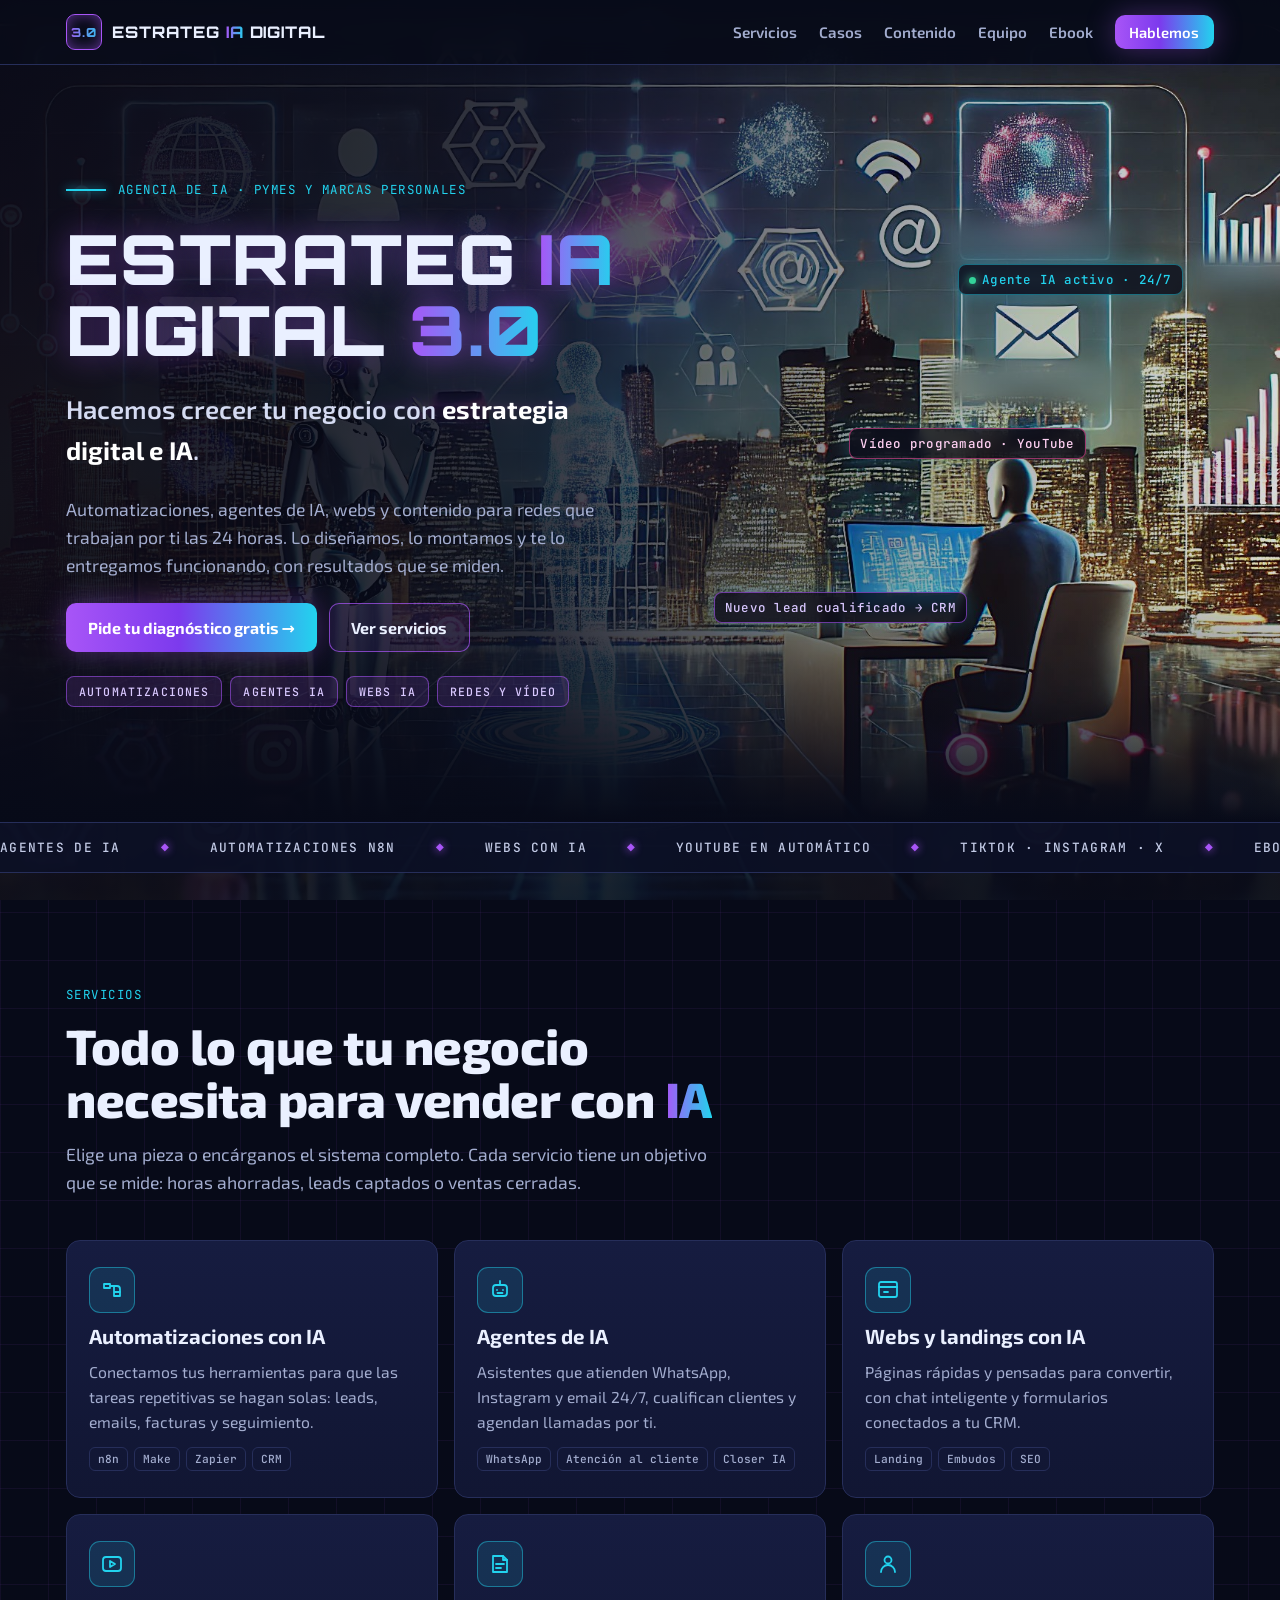
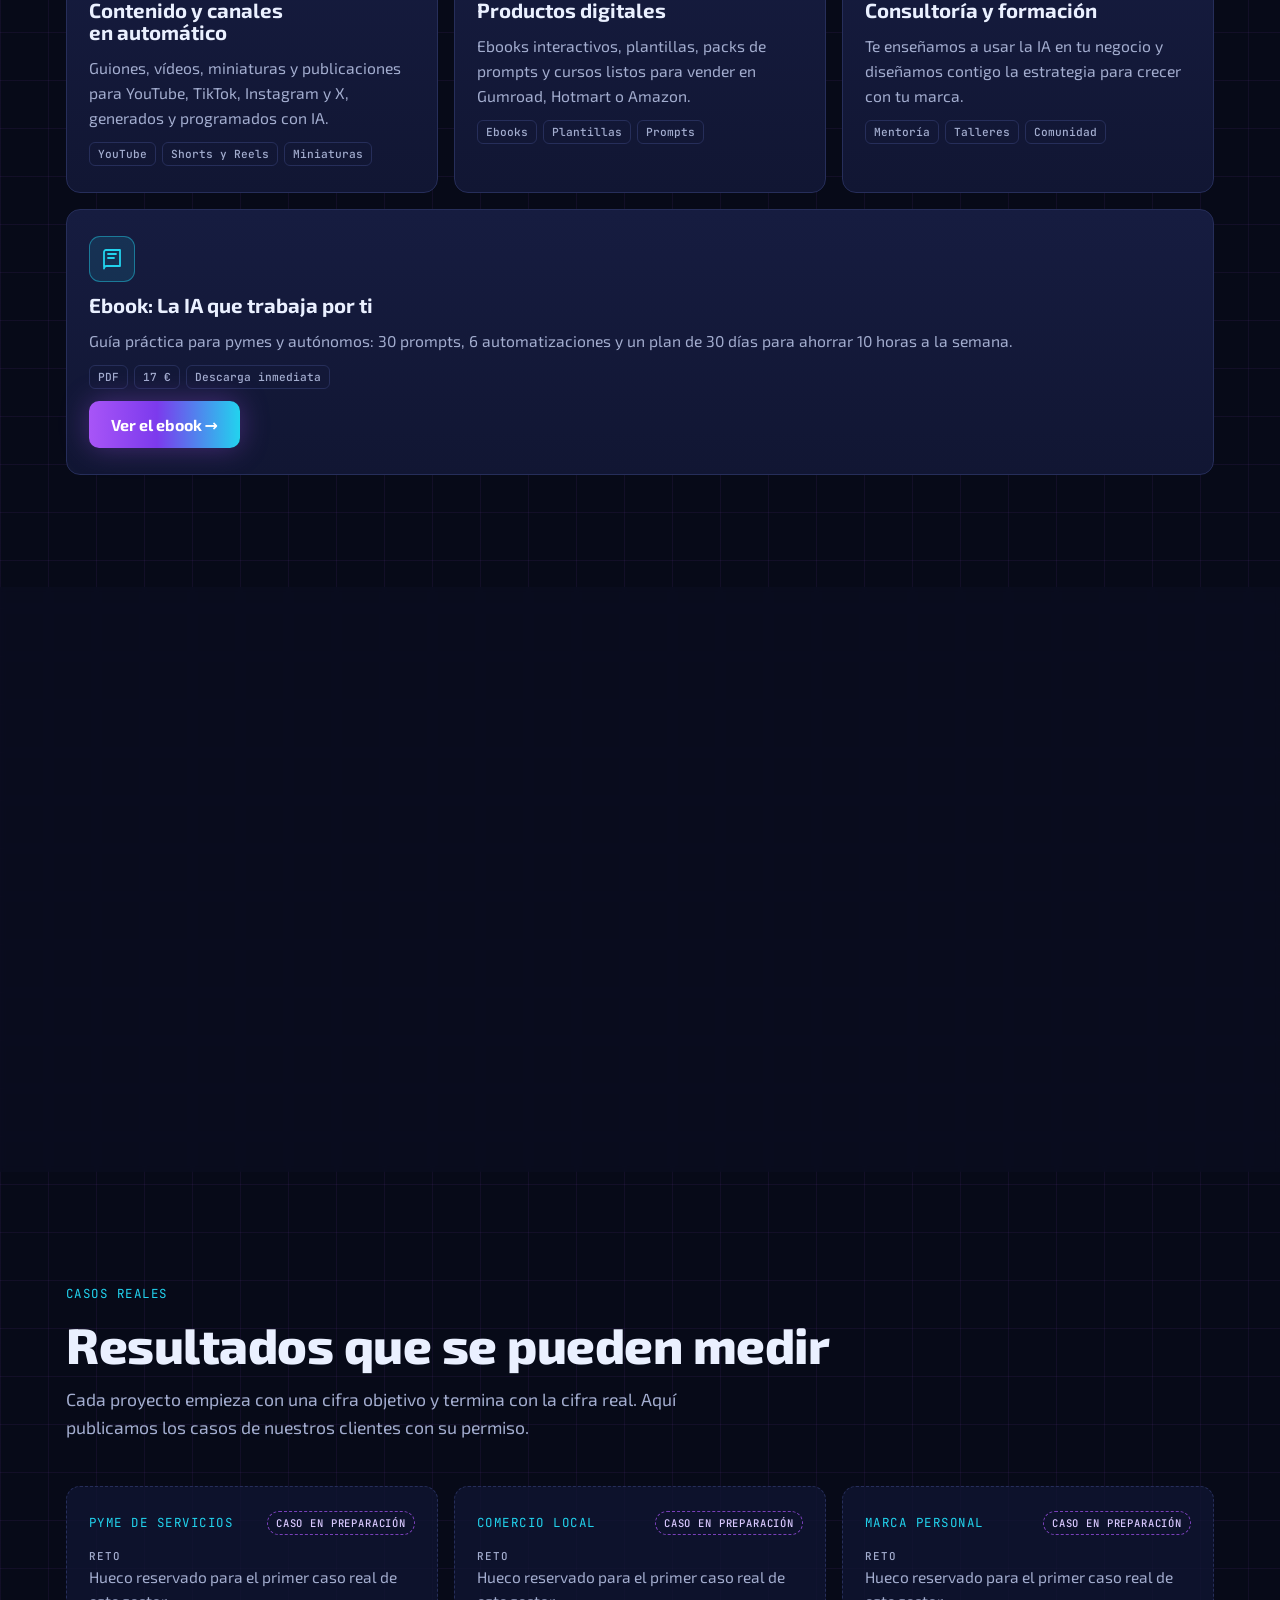
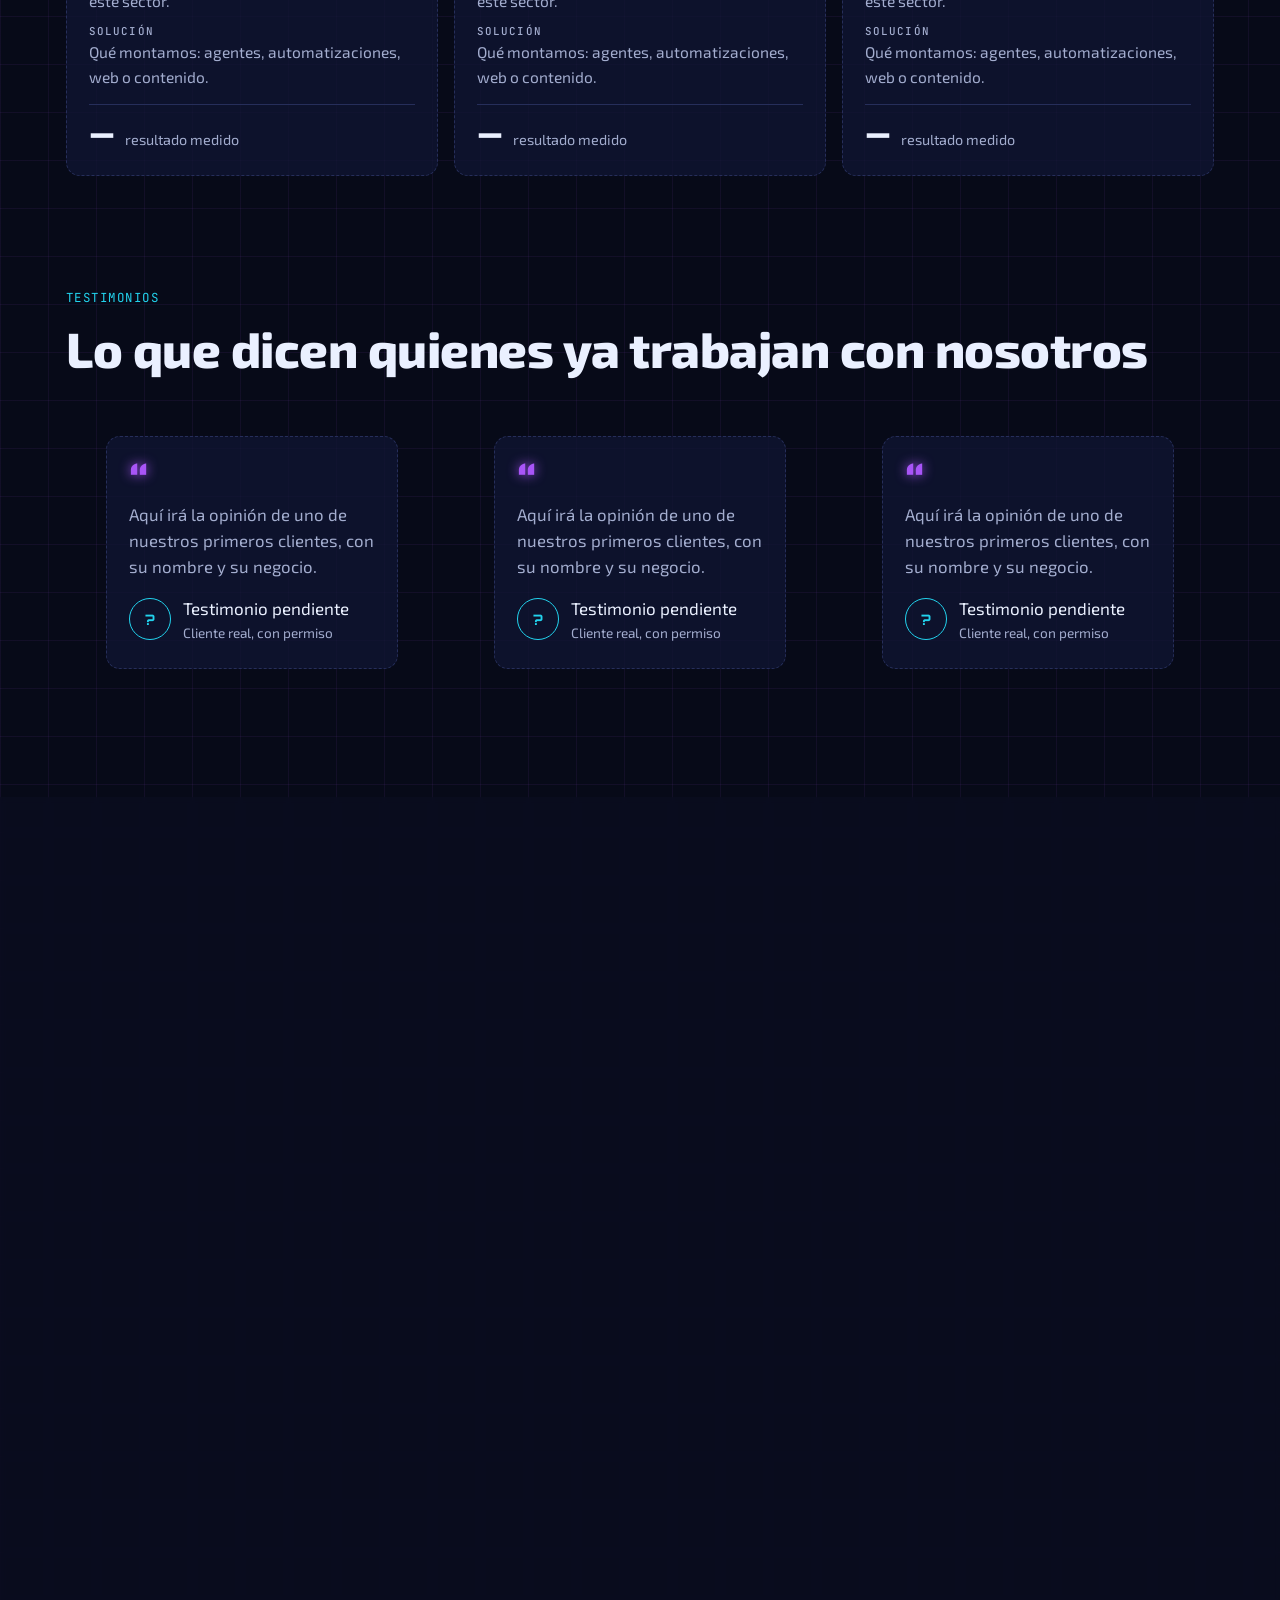
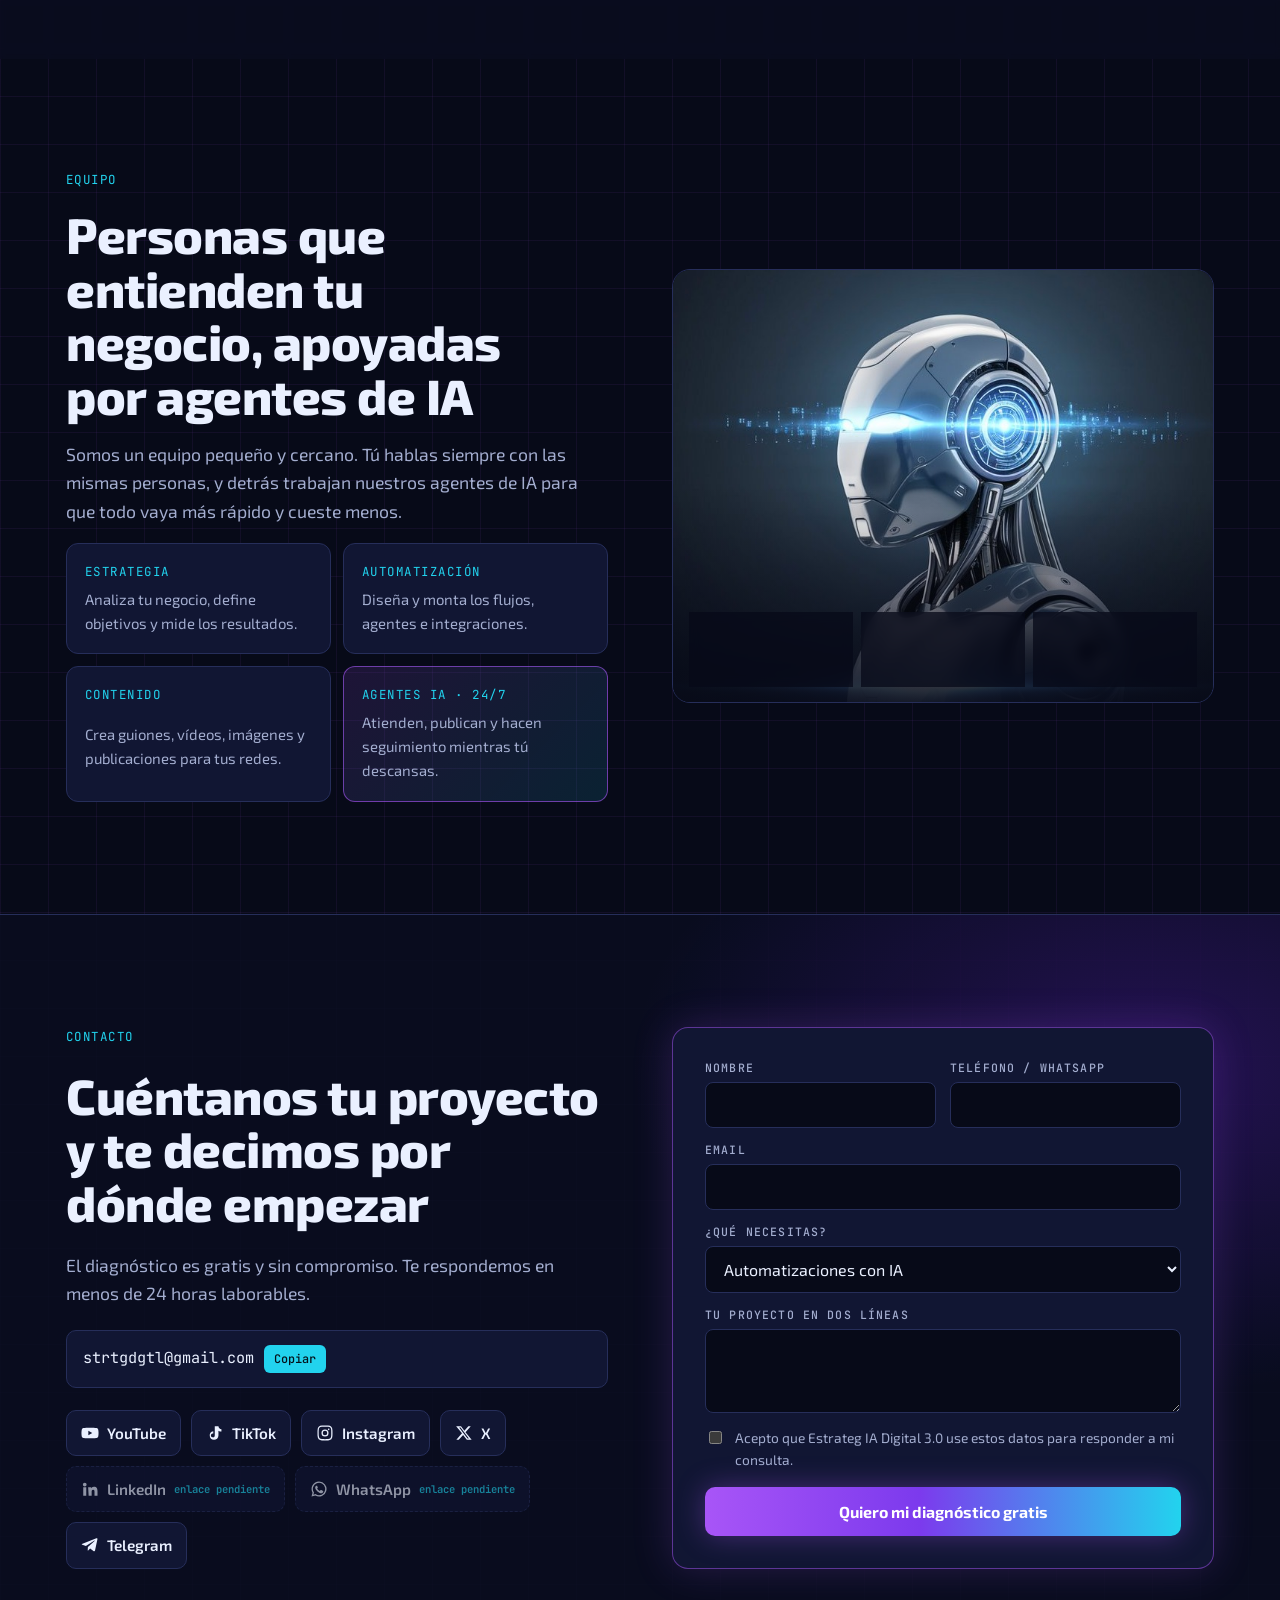
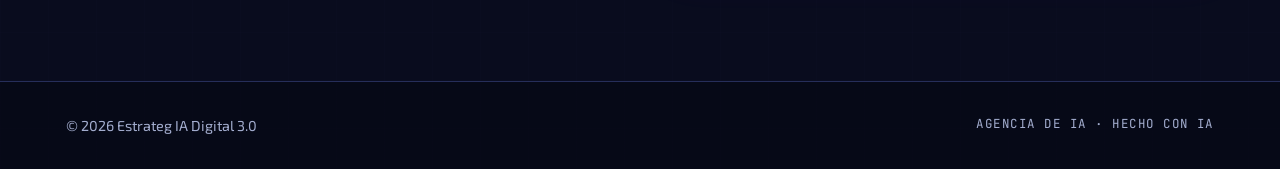
<file: web/index.html>
<!doctype html>
<html lang="es">
<head>
<meta charset="utf-8">
<meta name="viewport" content="width=device-width, initial-scale=1, viewport-fit=cover">
<title>Estrateg IA Digital 3.0</title>
<meta name="claude:viewport-fit-sides" content="cover">
<meta name="description" content="Agencia de IA: automatizaciones, agentes de IA, webs, contenido para redes y productos digitales para pymes y marcas personales.">
<meta property="og:title" content="Estrateg IA Digital 3.0 · Agencia de IA">
<meta property="og:description" content="Hacemos crecer tu negocio con estrategia digital e IA.">
<meta property="og:type" content="website">
<link rel="preconnect" href="https://fonts.googleapis.com">
<link rel="preconnect" href="https://fonts.gstatic.com" crossorigin>
<link rel="stylesheet" href="https://fonts.googleapis.com/css2?family=Orbitron:wght@600;800;900&family=Exo+2:wght@400;500;600;700;800&family=JetBrains+Mono:wght@400;500&display=swap">
<style>
/* Layout: panel de control neón. Fondo azul noche con cuadrícula violeta; cada sección es un "módulo" del sistema, con cotas +1.0 → +3.0 como marcas de nivel. Diseño de un solo tema (oscuro) a propósito. */
:root{
  --bg:#070A18; --bg2:#0C1026; --panel:#111633; --panel2:#161C40;
  --ink:#EAF0FF; --muted:#A3ADCF; --line:#262E5A;
  --vio:#A855F7; --cyan:#22D3EE; --vio-soft:rgba(168,85,247,.14); --cyan-soft:rgba(34,211,238,.12);
  --f-brand:"Orbitron","Arial Black",system-ui,sans-serif;
  --f-body:"Exo 2",system-ui,-apple-system,"Segoe UI",sans-serif;
  --f-mono:"JetBrains Mono",ui-monospace,Menlo,monospace;
  --gutter:max(16px, env(safe-area-inset-left, 0px));
  --gutter-r:max(16px, env(safe-area-inset-right, 0px));
  color-scheme:dark;
}
*{box-sizing:border-box}
html{scroll-behavior:smooth}
body{margin:0;background-color:var(--bg);isolation:isolate;color:var(--ink);font:400 17px/1.6 var(--f-body);-webkit-font-smoothing:antialiased;
  background-image:linear-gradient(rgba(168,85,247,.07) 1px,transparent 1px),linear-gradient(90deg,rgba(168,85,247,.07) 1px,transparent 1px);
  background-size:48px 48px}
/* Fondo: ciudad futurista fija, oscurecida para que el texto se lea siempre */
.city{position:fixed;inset:0;z-index:-1;background:linear-gradient(180deg,rgba(7,10,24,.80),rgba(7,10,24,.90)),url(assets/fondo-ciudad.jpg) center/cover no-repeat}
body::before{content:"";position:fixed;inset:0 0 auto;height:env(safe-area-inset-top,0px);z-index:60;background:var(--bg)}
a{color:inherit}
:focus-visible{outline:3px solid var(--cyan);outline-offset:3px;border-radius:4px}
.wrap{max-width:1180px;margin:0 auto;padding-left:var(--gutter);padding-right:var(--gutter-r)}
.mono{font-family:var(--f-mono);font-size:.78rem;letter-spacing:.12em;text-transform:uppercase}
h1,h2,h3{margin:0;text-wrap:balance;line-height:1.08}
h2{font-family:var(--f-body);font-size:clamp(2rem,4.2vw,3.1rem);font-weight:800;letter-spacing:-.01em}
h3{font-family:var(--f-body);font-size:1.28rem;font-weight:700}
p{margin:0}
.lead{color:var(--muted);max-width:60ch;font-size:1.1rem}
.grad{background:linear-gradient(90deg,var(--vio),var(--cyan));-webkit-background-clip:text;background-clip:text;color:transparent}

/* Botones */
.btn{display:inline-flex;align-items:center;justify-content:center;gap:.6em;padding:.85em 1.35em;border-radius:10px;font:700 1rem var(--f-body);
  text-decoration:none;border:1.5px solid rgba(168,85,247,.7);cursor:pointer;background:rgba(168,85,247,.08);color:var(--ink);transition:box-shadow .2s,transform .2s}
.btn:hover{box-shadow:0 0 24px rgba(168,85,247,.45);transform:translateY(-1px)}
.btn-primary{border:0;background:linear-gradient(90deg,var(--vio),#7C3AED 45%,var(--cyan));color:#fff;box-shadow:0 0 28px rgba(168,85,247,.35)}
.btn-primary:hover{box-shadow:0 0 36px rgba(34,211,238,.5)}

/* Cabecera */
header.top{position:sticky;top:env(safe-area-inset-top,0px);z-index:50;background:rgba(7,10,24,.82);backdrop-filter:blur(12px);border-bottom:1px solid var(--line)}
.top .wrap{display:flex;align-items:center;justify-content:space-between;gap:16px;padding-block:14px}
.brand{display:flex;align-items:center;gap:10px;text-decoration:none;font:800 1rem var(--f-brand);letter-spacing:.06em;text-transform:uppercase;white-space:nowrap}
.brand-mark{width:36px;height:36px;border-radius:9px;border:1.5px solid var(--vio);display:grid;place-items:center;font:800 .78rem var(--f-brand);box-shadow:0 0 14px rgba(168,85,247,.5) inset}
nav.menu{display:flex;gap:22px;align-items:center}
nav.menu a{text-decoration:none;font-weight:600;font-size:.95rem;color:var(--muted)}
nav.menu a:hover{color:var(--ink)}
nav.menu .btn{padding:.55em 1em;font-size:.92rem;color:#fff}
@media (max-width:900px){nav.menu a:not(.btn){display:none}}
@media (max-width:440px){.brand .full{display:none}}

/* Hero */
.hero{position:relative;overflow:hidden;padding-block:clamp(56px,9vw,120px) clamp(64px,9vw,120px);
  background:linear-gradient(90deg,rgba(7,10,24,.94) 0%,rgba(7,10,24,.82) 42%,rgba(7,10,24,.30) 75%,rgba(7,10,24,.15) 100%),linear-gradient(0deg,rgba(7,10,24,1) 0%,transparent 30%),url(assets/fondo-ciudad.jpg) 70% center/cover no-repeat}
@media (max-width:900px){.hero{background:linear-gradient(180deg,rgba(7,10,24,.86),rgba(7,10,24,.94)),url(assets/fondo-ciudad.jpg) 40% center/cover no-repeat}}
.hero::after{content:"";position:absolute;left:-10%;right:-10%;bottom:-80px;height:280px;transform:perspective(500px) rotateX(62deg);transform-origin:bottom;
  background:linear-gradient(rgba(34,211,238,.35) 1px,transparent 1px) 0 0/100% 40px,linear-gradient(90deg,rgba(34,211,238,.35) 1px,transparent 1px) 0 0/56px 100%;
  -webkit-mask:linear-gradient(to top,#000 10%,transparent 90%);mask:linear-gradient(to top,#000 10%,transparent 90%);pointer-events:none}
.hero .wrap{position:relative;z-index:1;display:grid;grid-template-columns:1.05fr .95fr;gap:clamp(24px,4vw,56px);align-items:center}
.hero-copy{min-width:0;display:grid;gap:24px}
.kicker{color:var(--cyan);display:flex;align-items:center;gap:12px}
.kicker::before{content:"";width:40px;border-top:2px solid var(--cyan);box-shadow:0 0 10px var(--cyan)}
.hero h1{font-family:var(--f-brand);font-weight:900;font-size:clamp(2.1rem,5.4vw,4.4rem);letter-spacing:.02em;text-transform:uppercase;line-height:1.02;
  text-shadow:0 0 30px rgba(168,85,247,.4)}
.hero h1 .grad{text-shadow:none;filter:drop-shadow(0 0 16px rgba(168,85,247,.7))}
.hero .sub{font-size:clamp(1.25rem,2.2vw,1.6rem);font-weight:600;color:#D5DBF2}
.hero .sub b{color:#fff}
.hero .ctas{display:flex;flex-wrap:wrap;gap:12px}
.chips{display:flex;flex-wrap:wrap;gap:8px}
.chips span{font:500 .72rem var(--f-mono);letter-spacing:.1em;text-transform:uppercase;padding:7px 12px;border:1px solid rgba(168,85,247,.55);border-radius:8px;color:#D9C8FF;background:var(--vio-soft)}
.robot-wrap{position:relative;min-width:0;aspect-ratio:8/6;max-width:100%}
.robot{display:none;position:absolute;inset:0;background:url(assets/robot-violeta.jpg) center/cover;border-radius:20px;
  -webkit-mask:radial-gradient(52% 56% at 50% 48%,#000 58%,transparent 100%);mask:radial-gradient(52% 56% at 50% 48%,#000 58%,transparent 100%);
  animation:float 6s ease-in-out infinite}
.orbit{display:none;position:absolute;left:-4%;right:-4%;top:58%;height:30%;border:1.5px solid rgba(34,211,238,.4);border-radius:50%;transform:rotate(-8deg)}
.hud{position:absolute;font:500 .7rem var(--f-mono);letter-spacing:.1em;color:var(--cyan);padding:6px 10px;border:1px solid rgba(34,211,238,.45);border-radius:8px;background:rgba(7,10,24,.75)}
.hud{font-size:.78rem;box-shadow:0 0 18px rgba(34,211,238,.25);backdrop-filter:blur(6px)}.hud.a{top:4%;right:6%}.hud.b{bottom:4%;left:4%;color:#D9C8FF;border-color:rgba(168,85,247,.6)}
.hud.c{top:46%;left:30%;color:#FFD1F3;border-color:rgba(236,72,153,.6)}
.hud i{display:inline-block;width:7px;height:7px;border-radius:50%;background:#34D399;box-shadow:0 0 8px #34D399;margin-right:6px}
@keyframes float{50%{transform:translateY(-10px)}}
@media (max-width:900px){.hero .wrap{grid-template-columns:1fr}.robot-wrap{display:none}}

/* Franja */
.strip{background:rgba(12,16,38,.88);border-block:1px solid var(--line);overflow:hidden}
.strip .track{display:flex;gap:40px;padding-block:16px;white-space:nowrap;width:max-content;animation:slide 40s linear infinite}
.strip span{font:500 .8rem var(--f-mono);letter-spacing:.1em;text-transform:uppercase;color:#C3CBE6}
.strip span::after{content:"◆";margin-left:40px;color:var(--vio);text-shadow:0 0 8px var(--vio)}
@keyframes slide{to{transform:translateX(-50%)}}

/* Secciones */
section.block{padding-block:clamp(64px,9vw,112px)}
.head{display:grid;gap:14px;margin-bottom:44px}
.eyebrow{color:var(--cyan);display:flex;align-items:center;gap:10px}
.eyebrow b{font-weight:500;color:var(--vio)}

/* Servicios */
.services{display:grid;grid-template-columns:repeat(3,minmax(0,1fr));gap:16px}
.svc{background:linear-gradient(180deg,var(--panel2),var(--panel));border:1px solid var(--line);border-radius:14px;padding:26px 22px;display:grid;gap:12px;align-content:start;min-width:0;transition:border-color .2s,box-shadow .2s}
.svc:hover{border-color:rgba(168,85,247,.7);box-shadow:0 0 28px rgba(168,85,247,.18)}
.svc .ico{width:46px;height:46px;border-radius:11px;border:1px solid rgba(34,211,238,.45);background:var(--cyan-soft);display:grid;place-items:center}
.svc .ico svg{width:24px;height:24px;stroke:var(--cyan);fill:none;stroke-width:1.8;stroke-linecap:round;stroke-linejoin:round}
.svc p{color:var(--muted);font-size:.98rem}
.svc ul{margin:0;padding:0;list-style:none;display:flex;flex-wrap:wrap;gap:6px}
.svc li{font:500 .7rem var(--f-mono);padding:4px 8px;border:1px solid var(--line);border-radius:6px;color:var(--muted)}
@media (max-width:900px){.services{grid-template-columns:repeat(2,minmax(0,1fr))}}
@media (max-width:600px){.services{grid-template-columns:1fr}}

/* Método */
.method{background:rgba(10,13,32,.80);backdrop-filter:blur(3px);border-block:1px solid var(--line)}
.steps{display:grid;grid-template-columns:repeat(4,minmax(0,1fr));gap:20px}
.step{border-top:2px solid var(--vio);box-shadow:0 -8px 18px -12px var(--vio);padding-top:18px;display:grid;gap:10px;min-width:0}
.step:nth-child(even){border-color:var(--cyan);box-shadow:0 -8px 18px -12px var(--cyan)}
.step .mono{color:var(--cyan)}
.step p{color:var(--muted);font-size:.97rem}
@media (max-width:900px){.steps{grid-template-columns:repeat(2,minmax(0,1fr))}}
@media (max-width:520px){.steps{grid-template-columns:1fr}}

/* Casos */
.cases{display:grid;grid-template-columns:repeat(3,minmax(0,1fr));gap:16px}
.case{border:1px solid var(--line);border-radius:14px;background:var(--panel);padding:24px 22px;display:grid;gap:14px;align-content:start;min-width:0}
.case .sector{display:flex;justify-content:space-between;gap:8px;align-items:center}
.case .sector .mono{color:var(--cyan)}
.pill{font:500 .66rem var(--f-mono);letter-spacing:.08em;text-transform:uppercase;padding:4px 8px;border-radius:999px;border:1px dashed rgba(168,85,247,.7);color:#D9C8FF;white-space:nowrap}
.case dl{margin:0;display:grid;gap:10px}
.case dt{font:500 .68rem var(--f-mono);letter-spacing:.1em;text-transform:uppercase;color:var(--muted)}
.case dd{margin:2px 0 0;font-size:.97rem}
.case .metric{display:flex;align-items:baseline;gap:10px;padding-top:12px;border-top:1px solid var(--line)}
.case .metric b{font:800 2rem/1 var(--f-brand);font-variant-numeric:tabular-nums}
.case .metric span{color:var(--muted);font-size:.9rem}
.case.empty{border-style:dashed;background:rgba(17,22,51,.75)}
.case.empty dd{color:var(--muted)}
@media (max-width:900px){.cases{grid-template-columns:1fr}}

/* Testimonios */
.quotes{display:grid;grid-template-columns:repeat(3,minmax(0,1fr));gap:16px}
.quote{border:1px solid var(--line);border-radius:14px;background:var(--panel);padding:24px 22px;display:grid;gap:16px;align-content:space-between;min-width:0}
.quote blockquote{margin:0;font-size:1.05rem;line-height:1.55}
.quote blockquote::before{content:"“";display:block;font:900 2.6rem/0.8 var(--f-brand);color:var(--vio);text-shadow:0 0 12px var(--vio);margin-bottom:6px}
.who{display:flex;align-items:center;gap:12px}
.avatar{width:42px;height:42px;border-radius:50%;flex:none;display:grid;place-items:center;font:700 .9rem var(--f-brand);border:1.5px solid var(--cyan);color:var(--cyan)}
.who small{display:block;color:var(--muted);font-size:.85rem}
.quote.empty{border-style:dashed;background:rgba(17,22,51,.75)}
.quote.empty blockquote{color:var(--muted)}
@media (max-width:900px){.quotes{grid-template-columns:1fr}}

/* Contenido / vídeos */
.filters{display:flex;flex-wrap:wrap;gap:8px;margin-bottom:24px}
.chip{font:500 .78rem var(--f-mono);letter-spacing:.06em;padding:8px 14px;border-radius:999px;border:1px solid var(--line);background:var(--panel);color:var(--muted);cursor:pointer}
.chip[aria-pressed="true"]{background:linear-gradient(90deg,var(--vio),var(--cyan));color:#fff;border-color:transparent}
.videos{display:grid;grid-template-columns:repeat(3,minmax(0,1fr));gap:20px}
.video{display:grid;gap:12px;text-decoration:none;min-width:0}
.thumb{position:relative;aspect-ratio:16/9;max-width:100%;border-radius:12px;overflow:hidden;border:1px solid var(--line);
  background:radial-gradient(120% 90% at 85% 20%,rgba(168,85,247,.55),transparent 55%),linear-gradient(rgba(168,85,247,.15) 1px,transparent 1px) 0 0/22px 22px,linear-gradient(90deg,rgba(168,85,247,.15) 1px,transparent 1px) 0 0/22px 22px,#0A0D22}
.thumb img{width:100%;height:100%;object-fit:cover;display:block}
.thumb .t{position:absolute;left:14px;right:14px;bottom:12px;color:#fff;font:800 1.02rem/1.15 var(--f-body);text-shadow:0 2px 10px #000}
.thumb .plat,.thumb .state{position:absolute;top:10px;font:500 .66rem var(--f-mono);letter-spacing:.06em;text-transform:uppercase;padding:4px 8px;border-radius:6px}
.thumb .plat{left:10px;background:rgba(0,0,0,.6);color:#fff}
.thumb .state{right:10px;background:var(--cyan);color:#05121A}
.thumb .play{position:absolute;top:50%;left:50%;width:54px;height:54px;margin:-27px 0 0 -27px;border-radius:50%;background:linear-gradient(135deg,var(--vio),var(--cyan));display:grid;place-items:center;box-shadow:0 0 22px rgba(168,85,247,.7);transition:transform .2s}
.thumb .play::after{content:"";border-left:16px solid #fff;border-top:10px solid transparent;border-bottom:10px solid transparent;margin-left:4px}
.video:hover .play{transform:scale(1.1)}
.video .meta{color:var(--muted);font-size:.9rem}
.video h3{font-size:1.06rem}
.channels{margin-top:36px;display:flex;flex-wrap:wrap;gap:10px}
@media (max-width:900px){.videos{grid-template-columns:repeat(2,minmax(0,1fr))}}
@media (max-width:560px){.videos{grid-template-columns:1fr}}

.social{display:inline-flex;align-items:center;gap:8px;padding:10px 14px;border-radius:10px;border:1px solid var(--line);background:var(--panel);text-decoration:none;font-weight:600;font-size:.95rem}
.social svg{width:18px;height:18px;fill:currentColor}
.social:hover{border-color:var(--vio);box-shadow:0 0 16px rgba(168,85,247,.3)}
.social.pending{opacity:.6;border-style:dashed}
.social.pending small{font-family:var(--f-mono);font-size:.66rem;color:var(--cyan)}

/* Equipo */
.team{display:grid;grid-template-columns:1fr 1fr;gap:clamp(28px,5vw,64px);align-items:center}
.team .copy{display:grid;gap:18px;min-width:0}
.roles{display:grid;grid-template-columns:repeat(2,minmax(0,1fr));gap:12px}
.role{border:1px solid var(--line);border-radius:12px;background:var(--panel);padding:18px;display:grid;gap:6px}
.role .mono{color:var(--cyan)}
.role p{color:var(--muted);font-size:.93rem}
.role.ai{border-color:rgba(168,85,247,.6);background:linear-gradient(135deg,var(--vio-soft),var(--cyan-soft))}
.team-visual{position:relative;aspect-ratio:724/580;max-width:100%;border-radius:18px;overflow:hidden;border:1px solid var(--line)}
.team-visual .img{position:absolute;inset:0;background:url(assets/robot-plata.jpg) center/cover;filter:saturate(1.1)}
.team-visual::after{content:"";position:absolute;inset:0;background:linear-gradient(180deg,transparent 50%,rgba(7,10,24,.9))}
.facts{position:absolute;left:16px;right:16px;bottom:16px;z-index:1;display:grid;grid-template-columns:repeat(3,minmax(0,1fr));gap:8px}
.fact{background:rgba(7,10,24,.75);border:1px solid var(--line);border-radius:10px;padding:10px 12px;backdrop-filter:blur(6px)}
.fact b{display:block;font:800 1.4rem/1.1 var(--f-brand);font-variant-numeric:tabular-nums}
.fact span{color:var(--muted);font-size:.78rem}
@media (max-width:860px){.team{grid-template-columns:1fr}}
@media (max-width:440px){.roles{grid-template-columns:1fr}.facts{grid-template-columns:1fr 1fr 1fr}.fact b{font-size:1.1rem}}

/* Contacto */
.contact{background:radial-gradient(800px 500px at 90% 20%,rgba(88,28,180,.35),transparent 65%),rgba(10,13,32,.86);border-top:1px solid var(--line)}
.contact .wrap{display:grid;grid-template-columns:1fr 1fr;gap:clamp(28px,5vw,64px)}
.contact-info{display:grid;gap:22px;align-content:start;min-width:0}
.mailrow{display:flex;flex-wrap:wrap;align-items:center;gap:10px;padding:14px 16px;border:1px solid var(--line);border-radius:10px;background:var(--panel);font-family:var(--f-mono);font-size:.95rem;user-select:all;word-break:break-all}
.mailrow button{user-select:none;font:500 .74rem var(--f-mono);background:var(--cyan);color:#05121A;border:0;border-radius:6px;padding:6px 10px;cursor:pointer}
form.lead-form{background:var(--panel);border:1px solid rgba(168,85,247,.5);border-radius:16px;padding:clamp(20px,3vw,32px);display:grid;gap:14px;min-width:0;box-shadow:0 0 40px rgba(168,85,247,.2)}
.field{display:grid;gap:6px}
.field label{font:500 .72rem var(--f-mono);letter-spacing:.1em;text-transform:uppercase;color:var(--muted)}
.field input,.field select,.field textarea{font:400 1rem var(--f-body);padding:12px 14px;border-radius:8px;border:1px solid var(--line);background:var(--bg);color:var(--ink);width:100%}
.field input:focus,.field select:focus,.field textarea:focus{outline:none;border-color:var(--cyan);box-shadow:0 0 0 3px rgba(34,211,238,.18)}
.row2{display:grid;grid-template-columns:1fr 1fr;gap:14px}
.consent{display:flex;gap:10px;align-items:flex-start;font-size:.86rem;color:var(--muted)}
.consent input{margin-top:4px;accent-color:var(--vio)}
.form-msg{font-size:.92rem;padding:12px 14px;border-radius:8px;background:var(--cyan-soft);border:1px solid rgba(34,211,238,.5)}
@media (max-width:860px){.contact .wrap{grid-template-columns:1fr}}
@media (max-width:480px){.row2{grid-template-columns:1fr}}

footer{border-top:1px solid var(--line);padding-block:32px;background:rgba(7,10,24,.95)}
footer .wrap{display:flex;flex-wrap:wrap;justify-content:space-between;gap:16px;color:var(--muted);font-size:.9rem}

@media (prefers-reduced-motion:reduce){*{animation:none!important;transition:none!important}html{scroll-behavior:auto}}
</style>
</head>
<body>

<div class="city" aria-hidden="true"></div>
<header class="top">
  <div class="wrap">
    <a class="brand" href="#inicio" aria-label="Estrateg IA Digital 3.0, inicio">
      <span class="brand-mark grad">3.0</span>
      <span class="full">Estrateg <span class="grad">IA</span> Digital</span>
    </a>
    <nav class="menu" aria-label="Principal">
      <a href="#servicios">Servicios</a>
      <a href="#casos">Casos</a>
      <a href="#contenido">Contenido</a>
      <a href="#equipo">Equipo</a>
      <a href="ebook/">Ebook</a>
      <a class="btn btn-primary" href="#contacto">Hablemos</a>
    </nav>
  </div>
</header>

<main id="inicio">
  <section class="hero">
    <div class="wrap">
      <div class="hero-copy">
        <span class="mono kicker">Agencia de IA · Pymes y marcas personales</span>
        <h1>Estrateg <span class="grad">IA</span> Digital <span class="grad">3.0</span></h1>
        <p class="sub">Hacemos crecer tu negocio con <b>estrategia digital e IA</b>.</p>
        <p class="lead">Automatizaciones, agentes de IA, webs y contenido para redes que trabajan por ti las 24 horas. Lo diseñamos, lo montamos y te lo entregamos funcionando, con resultados que se miden.</p>
        <div class="ctas">
          <a class="btn btn-primary" href="#contacto">Pide tu diagnóstico gratis →</a>
          <a class="btn" href="#servicios">Ver servicios</a>
        </div>
        <div class="chips"><span>Automatizaciones</span><span>Agentes IA</span><span>Webs IA</span><span>Redes y vídeo</span></div>
      </div>
      <div class="robot-wrap" aria-hidden="true">
        <div class="orbit"></div>
        <div class="robot"></div>
        <span class="hud a"><i></i>Agente IA activo · 24/7</span>
        <span class="hud b">Nuevo lead cualificado → CRM</span>
        <span class="hud c">Vídeo programado · YouTube</span>
      </div>
    </div>
  </section>

  <div class="strip" aria-hidden="true">
    <div class="track">
      <span>Agentes de IA</span><span>Automatizaciones n8n</span><span>Webs con IA</span><span>YouTube en automático</span><span>TikTok · Instagram · X</span><span>Ebooks y plantillas</span><span>Prompts</span><span>Consultoría</span>
      <span>Agentes de IA</span><span>Automatizaciones n8n</span><span>Webs con IA</span><span>YouTube en automático</span><span>TikTok · Instagram · X</span><span>Ebooks y plantillas</span><span>Prompts</span><span>Consultoría</span>
    </div>
  </div>

  <section class="block" id="servicios">
    <div class="wrap">
      <div class="head">
        <span class="mono eyebrow">Servicios</span>
        <h2>Todo lo que tu negocio necesita para vender con <span class="grad">IA</span></h2>
        <p class="lead">Elige una pieza o encárganos el sistema completo. Cada servicio tiene un objetivo que se mide: horas ahorradas, leads captados o ventas cerradas.</p>
      </div>
      <div class="services">
        <article class="svc">
          <div class="ico"><svg viewBox="0 0 24 24"><path d="M4 6h6v4H4zM14 14h6v4h-6zM10 8h4v8"/><path d="M14 8h3a3 3 0 0 1 3 3v3"/></svg></div>
          <h3>Automatizaciones con IA</h3>
          <p>Conectamos tus herramientas para que las tareas repetitivas se hagan solas: leads, emails, facturas y seguimiento.</p>
          <ul><li>n8n</li><li>Make</li><li>Zapier</li><li>CRM</li></ul>
        </article>
        <article class="svc">
          <div class="ico"><svg viewBox="0 0 24 24"><rect x="5" y="7" width="14" height="11" rx="3"/><path d="M12 3v4M9 12h.01M15 12h.01M9.5 15h5"/></svg></div>
          <h3>Agentes de IA</h3>
          <p>Asistentes que atienden WhatsApp, Instagram y email 24/7, cualifican clientes y agendan llamadas por ti.</p>
          <ul><li>WhatsApp</li><li>Atención al cliente</li><li>Closer IA</li></ul>
        </article>
        <article class="svc">
          <div class="ico"><svg viewBox="0 0 24 24"><rect x="3" y="4" width="18" height="15" rx="2"/><path d="M3 9h18M8 14h4"/></svg></div>
          <h3>Webs y landings con IA</h3>
          <p>Páginas rápidas y pensadas para convertir, con chat inteligente y formularios conectados a tu CRM.</p>
          <ul><li>Landing</li><li>Embudos</li><li>SEO</li></ul>
        </article>
        <article class="svc">
          <div class="ico"><svg viewBox="0 0 24 24"><rect x="3" y="5" width="18" height="14" rx="3"/><path d="m10 9 5 3-5 3z"/></svg></div>
          <h3>Contenido y canales en automático</h3>
          <p>Guiones, vídeos, miniaturas y publicaciones para YouTube, TikTok, Instagram y X, generados y programados con IA.</p>
          <ul><li>YouTube</li><li>Shorts y Reels</li><li>Miniaturas</li></ul>
        </article>
        <article class="svc">
          <div class="ico"><svg viewBox="0 0 24 24"><path d="M5 4h10l4 4v12H5z"/><path d="M15 4v4h4M8 12h8M8 16h5"/></svg></div>
          <h3>Productos digitales</h3>
          <p>Ebooks interactivos, plantillas, packs de prompts y cursos listos para vender en Gumroad, Hotmart o Amazon.</p>
          <ul><li>Ebooks</li><li>Plantillas</li><li>Prompts</li></ul>
        </article>
        <article class="svc">
          <div class="ico"><svg viewBox="0 0 24 24"><circle cx="12" cy="8" r="3.5"/><path d="M5 20a7 7 0 0 1 14 0"/></svg></div>
          <h3>Consultoría y formación</h3>
          <p>Te enseñamos a usar la IA en tu negocio y diseñamos contigo la estrategia para crecer con tu marca.</p>
          <ul><li>Mentoría</li><li>Talleres</li><li>Comunidad</li></ul>
        </article>
        <article class="svc" style="grid-column:1/-1">
          <div class="ico"><svg viewBox="0 0 24 24"><path d="M4 19.5V5a2 2 0 0 1 2-2h14v16H6.5A2.5 2.5 0 0 0 4 21.5"/><path d="M8 7h8M8 11h6"/></svg></div>
          <h3>Ebook: La IA que trabaja por ti</h3>
          <p>Guía práctica para pymes y autónomos: 30 prompts, 6 automatizaciones y un plan de 30 días para ahorrar 10 horas a la semana.</p>
          <ul><li>PDF</li><li>17 €</li><li>Descarga inmediata</li></ul>
          <div><a class="btn btn-primary" href="ebook/">Ver el ebook →</a></div>
        </article>
      </div>
    </div>
  </section>

  <section class="block method" id="metodo">
    <div class="wrap">
      <div class="head">
        <span class="mono eyebrow">Método 3.0</span>
        <h2>Cómo trabajamos contigo</h2>
        <p class="lead">Cuatro fases, siempre en el mismo orden. Revisas cada entrega antes de pasar a la siguiente.</p>
      </div>
      <div class="steps">
        <div class="step"><span class="mono">Fase 1 · ±0.00</span><h3>Diagnóstico</h3><p>Una llamada gratuita para ver tus procesos, dónde pierdes tiempo y dónde se escapan las ventas.</p></div>
        <div class="step"><span class="mono">Fase 2 · +1.0</span><h3>Plan</h3><p>Te entregamos el plan por escrito: qué automatizar, con qué herramientas, plazos, precio y qué vamos a medir.</p></div>
        <div class="step"><span class="mono">Fase 3 · +2.0</span><h3>Construcción</h3><p>Montamos agentes, flujos, web y contenido, y los probamos con datos reales de tu negocio.</p></div>
        <div class="step"><span class="mono">Fase 4 · +3.0</span><h3>Entrega y escala</h3><p>Te lo dejamos funcionando, formamos a tu equipo y seguimos optimizando con datos para crecer.</p></div>
      </div>
    </div>
  </section>

  <section class="block" id="casos">
    <div class="wrap">
      <div class="head">
        <span class="mono eyebrow">Casos reales</span>
        <h2>Resultados que se pueden medir</h2>
        <p class="lead">Cada proyecto empieza con una cifra objetivo y termina con la cifra real. Aquí publicamos los casos de nuestros clientes con su permiso.</p>
      </div>
      <div class="cases" id="cases"></div>
    </div>
  </section>

  <section class="block" id="testimonios" style="padding-top:0">
    <div class="wrap">
      <div class="head">
        <span class="mono eyebrow">Testimonios</span>
        <h2>Lo que dicen quienes ya trabajan con nosotros</h2>
      </div>
      <div class="quotes" id="quotes"></div>
    </div>
  </section>

  <section class="block method" id="contenido">
    <div class="wrap">
      <div class="head">
        <span class="mono eyebrow">Contenido y vídeos</span>
        <h2>Aprende a usar la <span class="grad">IA</span> en tu negocio</h2>
        <p class="lead">Tutoriales, herramientas y casos prácticos que publicamos cada semana en nuestros canales. Suscríbete para no perderte ninguno.</p>
      </div>
      <div class="filters" role="group" aria-label="Filtrar por plataforma" id="filters"></div>
      <div class="videos" id="videos"></div>
      <div class="channels" id="channels"></div>
    </div>
  </section>

  <section class="block" id="equipo">
    <div class="wrap team">
      <div class="copy">
        <span class="mono eyebrow">Equipo</span>
        <h2>Personas que entienden tu negocio, apoyadas por agentes de IA</h2>
        <p class="lead">Somos un equipo pequeño y cercano. Tú hablas siempre con las mismas personas, y detrás trabajan nuestros agentes de IA para que todo vaya más rápido y cueste menos.</p>
        <div class="roles">
          <div class="role"><span class="mono">Estrategia</span><p>Analiza tu negocio, define objetivos y mide los resultados.</p></div>
          <div class="role"><span class="mono">Automatización</span><p>Diseña y monta los flujos, agentes e integraciones.</p></div>
          <div class="role"><span class="mono">Contenido</span><p>Crea guiones, vídeos, imágenes y publicaciones para tus redes.</p></div>
          <div class="role ai"><span class="mono">Agentes IA · 24/7</span><p>Atienden, publican y hacen seguimiento mientras tú descansas.</p></div>
        </div>
      </div>
      <div class="team-visual" aria-hidden="true">
        <div class="img"></div>
        <div class="facts">
          <div class="fact"><b>24/7</b><span>atención con IA</span></div>
          <div class="fact"><b>6</b><span>redes en un sistema</span></div>
          <div class="fact"><b>&lt;24 h</b><span>de respuesta</span></div>
        </div>
      </div>
    </div>
  </section>

  <section class="block contact" id="contacto">
    <div class="wrap">
      <div class="contact-info">
        <span class="mono eyebrow">Contacto</span>
        <h2>Cuéntanos tu proyecto y te decimos por dónde empezar</h2>
        <p class="lead">El diagnóstico es gratis y sin compromiso. Te respondemos en menos de 24 horas laborables.</p>
        <div class="mailrow"><span id="mail-text"></span><button type="button" id="copy-mail">Copiar</button></div>
        <div class="channels" id="contact-social" style="margin-top:0"></div>
      </div>
      <form class="lead-form" id="lead-form" novalidate>
        <div class="row2">
          <div class="field"><label for="f-nombre">Nombre</label><input id="f-nombre" name="nombre" autocomplete="name" required></div>
          <div class="field"><label for="f-tel">Teléfono / WhatsApp</label><input id="f-tel" name="telefono" type="tel" autocomplete="tel"></div>
        </div>
        <div class="field"><label for="f-email">Email</label><input id="f-email" name="email" type="email" autocomplete="email" required></div>
        <div class="field"><label for="f-servicio">¿Qué necesitas?</label>
          <select id="f-servicio" name="servicio">
            <option>Automatizaciones con IA</option>
            <option>Agente de IA (WhatsApp, Instagram, web)</option>
            <option>Web o landing con IA</option>
            <option>Contenido y redes en automático</option>
            <option>Productos digitales</option>
            <option>Consultoría y formación</option>
            <option>Aún no lo sé, quiero el diagnóstico</option>
          </select>
        </div>
        <div class="field"><label for="f-msg">Tu proyecto en dos líneas</label><textarea id="f-msg" name="mensaje" rows="3"></textarea></div>
        <label class="consent"><input type="checkbox" id="f-ok" required> Acepto que Estrateg IA Digital 3.0 use estos datos para responder a mi consulta.</label>
        <button class="btn btn-primary" type="submit">Quiero mi diagnóstico gratis</button>
        <div class="form-msg" id="form-msg" role="status" hidden></div>
      </form>
    </div>
  </section>
</main>

<footer>
  <div class="wrap">
    <span>© <span id="year">2026</span> Estrateg IA Digital 3.0</span>
    <span class="mono">Agencia de IA · Hecho con IA</span>
  </div>
</footer>

<script>
/* ============================================================
   CONFIGURACIÓN: edita solo este bloque para actualizar la web.
   - redes: URL completa. Vacía = sale como "enlace pendiente".
   - casos / testimonios: lista vacía = se muestran huecos
     marcados. Añade solo casos y testimonios reales, con permiso.
   - videos: o aquí, o en contenido.json (tiene prioridad).
   - formEndpoint: URL que recibe el formulario (webhook de n8n,
     Formspree...). Vacío = el formulario no envía nada.
   ============================================================ */
const CONFIG = {
  email: "strtgdgtl@gmail.com",
  formEndpoint: "",
  redes: {
    youtube:   "https://www.youtube.com/@EstrategIADigital-s8n",
    tiktok:    "https://www.tiktok.com/@estrateg.ia.digit",
    instagram: "https://www.instagram.com/estrateg.ia.digital.3.0/",
    x:         "https://x.com/2279Jmgarcia",
    linkedin:  "",
    whatsapp:  "",
    telegram:  "https://t.me/+SrHN9IUW5pZmNzA0"
  },
  /* Ejemplo de caso:
     { sector: "Clínica dental", reto: "...", solucion: "...", cifra: "-12 h", resultado: "de trabajo manual a la semana" } */
  casos: [],
  /* Ejemplo de testimonio:
     { texto: "...", nombre: "Ana Pérez", cargo: "Gerente, Tienda X" } */
  testimonios: [],
  videos: [
    { titulo: "Cómo empezar a usar la IA en tu negocio", plataforma: "youtube", url: "", estado: "Próximamente" },
    { titulo: "Crea un agente de IA que responde tu WhatsApp 24/7", plataforma: "tiktok", url: "", estado: "Próximamente" },
    { titulo: "3 automatizaciones que ahorran 10 horas a la semana", plataforma: "instagram", url: "", estado: "Próximamente" }
  ]
};

const ICONS = {
  youtube: '<path d="M23 7.5a3 3 0 0 0-2.1-2.1C19 5 12 5 12 5s-7 0-8.9.4A3 3 0 0 0 1 7.5 31 31 0 0 0 .6 12 31 31 0 0 0 1 16.5a3 3 0 0 0 2.1 2.1C5 19 12 19 12 19s7 0 8.9-.4a3 3 0 0 0 2.1-2.1c.3-1.5.4-3 .4-4.5s-.1-3-.4-4.5zM9.8 15V9l5.2 3z"/>',
  tiktok: '<path d="M16.6 3c.3 2.3 1.7 3.8 4 4v3.1a7.3 7.3 0 0 1-4-1.2v6.3c0 3.7-2.8 5.8-5.9 5.8a5.8 5.8 0 0 1-1-11.5v3.2a2.6 2.6 0 1 0 2 2.5V3z"/>',
  instagram: '<path d="M12 7.3a4.7 4.7 0 1 0 0 9.4 4.7 4.7 0 0 0 0-9.4zm0 7.7a3 3 0 1 1 0-6 3 3 0 0 1 0 6zm6-7.9a1.1 1.1 0 1 1-2.2 0 1.1 1.1 0 0 1 2.2 0zM12 3.6c2.7 0 3 0 4.1.1 2.7.1 4 1.4 4.1 4.1.1 1.1.1 1.4.1 4.1s0 3-.1 4.1c-.1 2.7-1.4 4-4.1 4.1-1.1.1-1.4.1-4.1.1s-3 0-4.1-.1c-2.7-.1-4-1.4-4.1-4.1C3.7 15 3.6 14.7 3.6 12s0-3 .1-4.1c.1-2.7 1.4-4 4.1-4.1 1.1-.1 1.4-.2 4.2-.2zM12 2c-2.7 0-3.1 0-4.1.1C4.2 2.2 2.2 4.2 2.1 7.9 2 8.9 2 9.3 2 12s0 3.1.1 4.1c.1 3.7 2.1 5.7 5.8 5.8 1 .1 1.4.1 4.1.1s3.1 0 4.1-.1c3.7-.1 5.7-2.1 5.8-5.8.1-1 .1-1.4.1-4.1s0-3.1-.1-4.1c-.1-3.7-2.1-5.7-5.8-5.8C15.1 2 14.7 2 12 2z"/>',
  x: '<path d="M17.8 3h3.2l-7 8 8.2 10h-6.4l-5-6.5L5 21H1.8l7.5-8.6L1.5 3H8l4.5 6zm-1.1 16.2h1.8L7.4 4.7H5.5z"/>',
  linkedin: '<path d="M4.98 3.5a2.5 2.5 0 1 1 0 5 2.5 2.5 0 0 1 0-5zM3 9.5h4V21H3zM9.5 9.5h3.8v1.6h.1c.5-1 1.8-2 3.8-2 4 0 4.8 2.6 4.8 6V21h-4v-5.2c0-1.3 0-2.9-1.8-2.9s-2 1.4-2 2.8V21h-4z"/>',
  telegram: '<path d="M21.9 4.3 18.7 19.4c-.2 1-.9 1.3-1.7.8l-4.8-3.5-2.3 2.2c-.3.3-.5.5-1 .5l.3-4.9 8.9-8c.4-.3-.1-.5-.6-.2L6.5 13.2l-4.7-1.5c-1-.3-1-1 .2-1.5L20.5 3c.9-.3 1.6.2 1.4 1.3z"/>',
  whatsapp: '<path d="M12 2a10 10 0 0 0-8.6 15l-1.4 5 5.1-1.3A10 10 0 1 0 12 2zm0 18.2a8.2 8.2 0 0 1-4.2-1.2l-.3-.2-3 .8.8-2.9-.2-.3A8.2 8.2 0 1 1 12 20.2zm4.5-6.1c-.2-.1-1.5-.7-1.7-.8s-.4-.1-.6.1l-.8 1c-.1.2-.3.2-.5.1a6.7 6.7 0 0 1-3.3-2.9c-.3-.4.3-.4.8-1.3.1-.2 0-.3 0-.4l-.8-1.8c-.2-.5-.4-.4-.6-.4h-.5a1 1 0 0 0-.7.3 3 3 0 0 0-.9 2.2 5.2 5.2 0 0 0 1.1 2.7 11.8 11.8 0 0 0 4.5 4c1.7.7 2.3.8 3.2.6a2.7 2.7 0 0 0 1.8-1.2 2.2 2.2 0 0 0 .1-1.3c0-.1-.2-.2-.4-.3z"/>'
};
const NAMES = { youtube:"YouTube", tiktok:"TikTok", instagram:"Instagram", x:"X", linkedin:"LinkedIn", whatsapp:"WhatsApp", telegram:"Telegram" };
const esc = s => String(s ?? "").replace(/[&<>"']/g, c => ({"&":"&amp;","<":"&lt;",">":"&gt;",'"':"&quot;","'":"&#39;"}[c]));
const svg = k => `<svg viewBox="0 0 24 24" aria-hidden="true">${ICONS[k] || ""}</svg>`;
const $ = id => document.getElementById(id);

function renderSocial(el){
  el.innerHTML = Object.entries(CONFIG.redes).map(([k, url]) => url
    ? `<a class="social" href="${esc(url)}" target="_blank" rel="noopener">${svg(k)}${NAMES[k]}</a>`
    : `<span class="social pending" title="Añade el enlace en CONFIG.redes.${k}">${svg(k)}${NAMES[k]} <small>enlace pendiente</small></span>`
  ).join("");
}

function renderCases(){
  const list = CONFIG.casos.length ? CONFIG.casos : [
    { sector: "Pyme de servicios", empty: true }, { sector: "Comercio local", empty: true }, { sector: "Marca personal", empty: true }];
  $("cases").innerHTML = list.map(c => c.empty ? `
    <article class="case empty">
      <div class="sector"><span class="mono">${esc(c.sector)}</span><span class="pill">Caso en preparación</span></div>
      <dl><div><dt>Reto</dt><dd>Hueco reservado para el primer caso real de este sector.</dd></div>
      <div><dt>Solución</dt><dd>Qué montamos: agentes, automatizaciones, web o contenido.</dd></div></dl>
      <div class="metric"><b>—</b><span>resultado medido</span></div>
    </article>` : `
    <article class="case">
      <div class="sector"><span class="mono">${esc(c.sector)}</span></div>
      <dl><div><dt>Reto</dt><dd>${esc(c.reto)}</dd></div><div><dt>Solución</dt><dd>${esc(c.solucion)}</dd></div></dl>
      <div class="metric"><b class="grad">${esc(c.cifra)}</b><span>${esc(c.resultado)}</span></div>
    </article>`).join("");
}

function renderQuotes(){
  const list = CONFIG.testimonios.length ? CONFIG.testimonios : [1,2,3].map(() => ({ empty: true }));
  $("quotes").innerHTML = list.map(t => t.empty ? `
    <figure class="quote empty"><blockquote>Aquí irá la opinión de uno de nuestros primeros clientes, con su nombre y su negocio.</blockquote>
      <figcaption class="who"><span class="avatar">?</span><span>Testimonio pendiente<small>Cliente real, con permiso</small></span></figcaption></figure>` : `
    <figure class="quote"><blockquote>${esc(t.texto)}</blockquote>
      <figcaption class="who"><span class="avatar">${esc((t.nombre || "?").trim().charAt(0).toUpperCase())}</span><span>${esc(t.nombre)}<small>${esc(t.cargo)}</small></span></figcaption></figure>`).join("");
}

let videos = CONFIG.videos, filtro = "todos";
function renderVideos(){
  const plats = ["todos", ...new Set(videos.map(v => v.plataforma))];
  $("filters").innerHTML = plats.map(p =>
    `<button type="button" class="chip" aria-pressed="${p === filtro}" data-p="${esc(p)}">${p === "todos" ? "Todos" : esc(NAMES[p] || p)}</button>`).join("");
  const list = videos.filter(v => filtro === "todos" || v.plataforma === filtro);
  $("videos").innerHTML = list.map(v => {
    const tag = v.url ? "a" : "div";
    const href = v.url ? ` href="${esc(v.url)}" target="_blank" rel="noopener"` : "";
    const img = v.miniatura ? `<img src="${esc(v.miniatura)}" alt="" loading="lazy">` : `<span class="t">${esc(v.titulo)}</span>`;
    const meta = [NAMES[v.plataforma] || v.plataforma, v.duracion, v.fecha].filter(Boolean).join(" · ");
    return `<${tag} class="video"${href}>
      <div class="thumb">${img}<span class="plat">${esc(NAMES[v.plataforma] || v.plataforma)}</span>${v.estado ? `<span class="state">${esc(v.estado)}</span>` : ""}${v.url ? '<span class="play"></span>' : ""}</div>
      <h3>${esc(v.titulo)}</h3><span class="meta">${esc(meta)}</span></${tag}>`;
  }).join("");
}
$("filters").addEventListener("click", e => {
  const b = e.target.closest("[data-p]"); if (!b) return;
  filtro = b.dataset.p; renderVideos();
});

/* Si existe contenido.json junto a la página (lo puede actualizar n8n), sustituye la lista de vídeos. */
fetch("contenido.json", { cache: "no-store" })
  .then(r => r.ok ? r.json() : null)
  .then(d => { if (d && Array.isArray(d.videos) && d.videos.length) { videos = d.videos; renderVideos(); } })
  .catch(() => {});

renderSocial($("channels"));
renderSocial($("contact-social"));
renderCases(); renderQuotes(); renderVideos();
$("mail-text").textContent = CONFIG.email;
$("year").textContent = new Date().getFullYear();

$("copy-mail").addEventListener("click", e => {
  const btn = e.currentTarget;
  navigator.clipboard.writeText(CONFIG.email).then(() => { btn.textContent = "Copiado"; })
    .catch(() => { const r = document.createRange(); r.selectNodeContents($("mail-text"));
      const s = getSelection(); s.removeAllRanges(); s.addRange(r); btn.textContent = "Seleccionado"; });
  setTimeout(() => { btn.textContent = "Copiar"; }, 2000);
});

$("lead-form").addEventListener("submit", async e => {
  e.preventDefault();
  const f = e.currentTarget, msg = $("form-msg");
  const show = t => { msg.textContent = t; msg.hidden = false; };
  const nombre = f.nombre.value.trim(), email = f.email.value.trim();
  if (!nombre) return show("Escribe tu nombre para saber cómo dirigirnos a ti."), f.nombre.focus();
  if (!/^[^\s@]+@[^\s@]+\.[^\s@]+$/.test(email)) return show("Revisa el email: parece que le falta algo (por ejemplo, la @)."), f.email.focus();
  if (!$("f-ok").checked) return show("Marca la casilla de aceptación para poder responderte.");
  const datos = Object.fromEntries(new FormData(f)); datos.origen = "landing"; datos.fecha = new Date().toISOString();
  if (!CONFIG.formEndpoint) return show(`El formulario aún no está conectado. Mientras tanto, escríbenos a ${CONFIG.email} y te respondemos en menos de 24 horas.`);
  try {
    const r = await fetch(CONFIG.formEndpoint, { method: "POST", headers: { "Content-Type": "application/json" }, body: JSON.stringify(datos) });
    if (!r.ok) throw new Error(r.status);
    f.reset(); show(`Gracias, ${nombre}. Hemos recibido tu proyecto y te escribimos en menos de 24 horas.`);
  } catch { show(`No se ha podido enviar ahora mismo. Escríbenos a ${CONFIG.email} y te respondemos igualmente.`); }
});
</script>
</body>
</html>
</file>
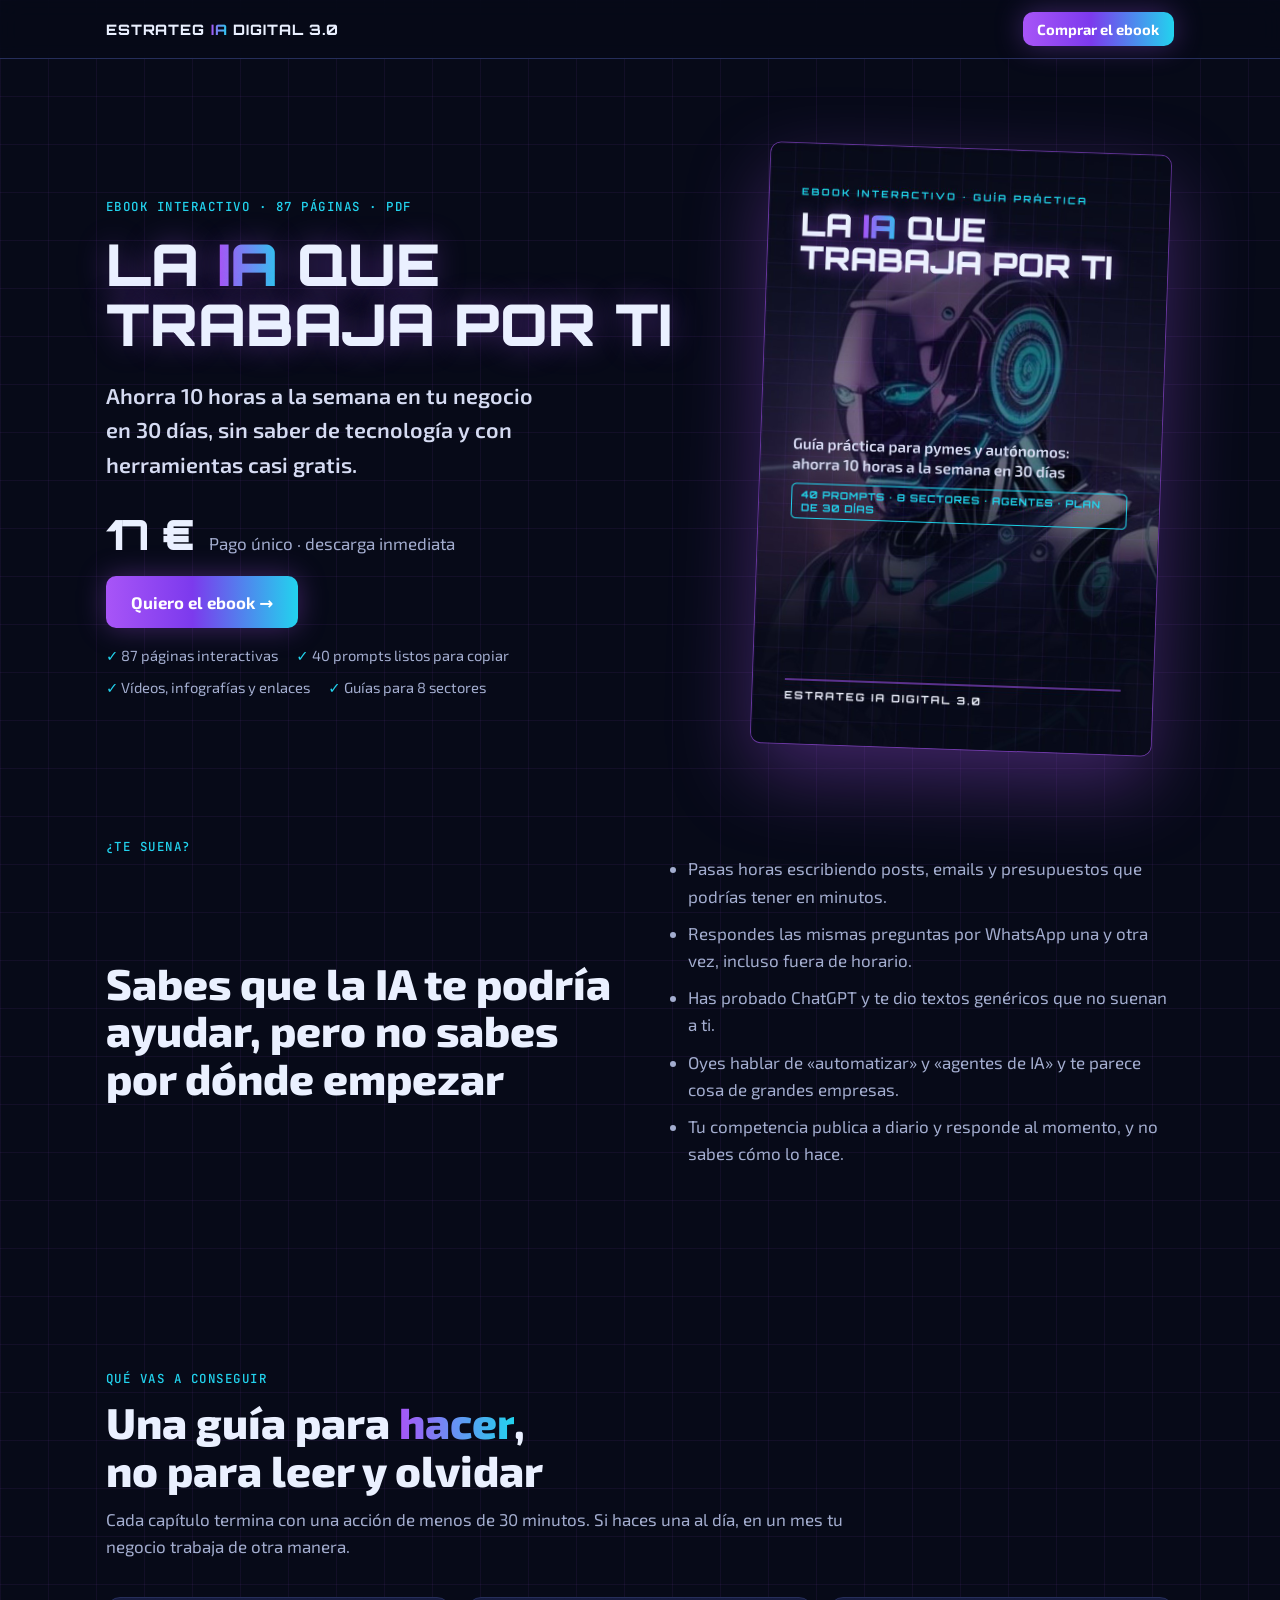
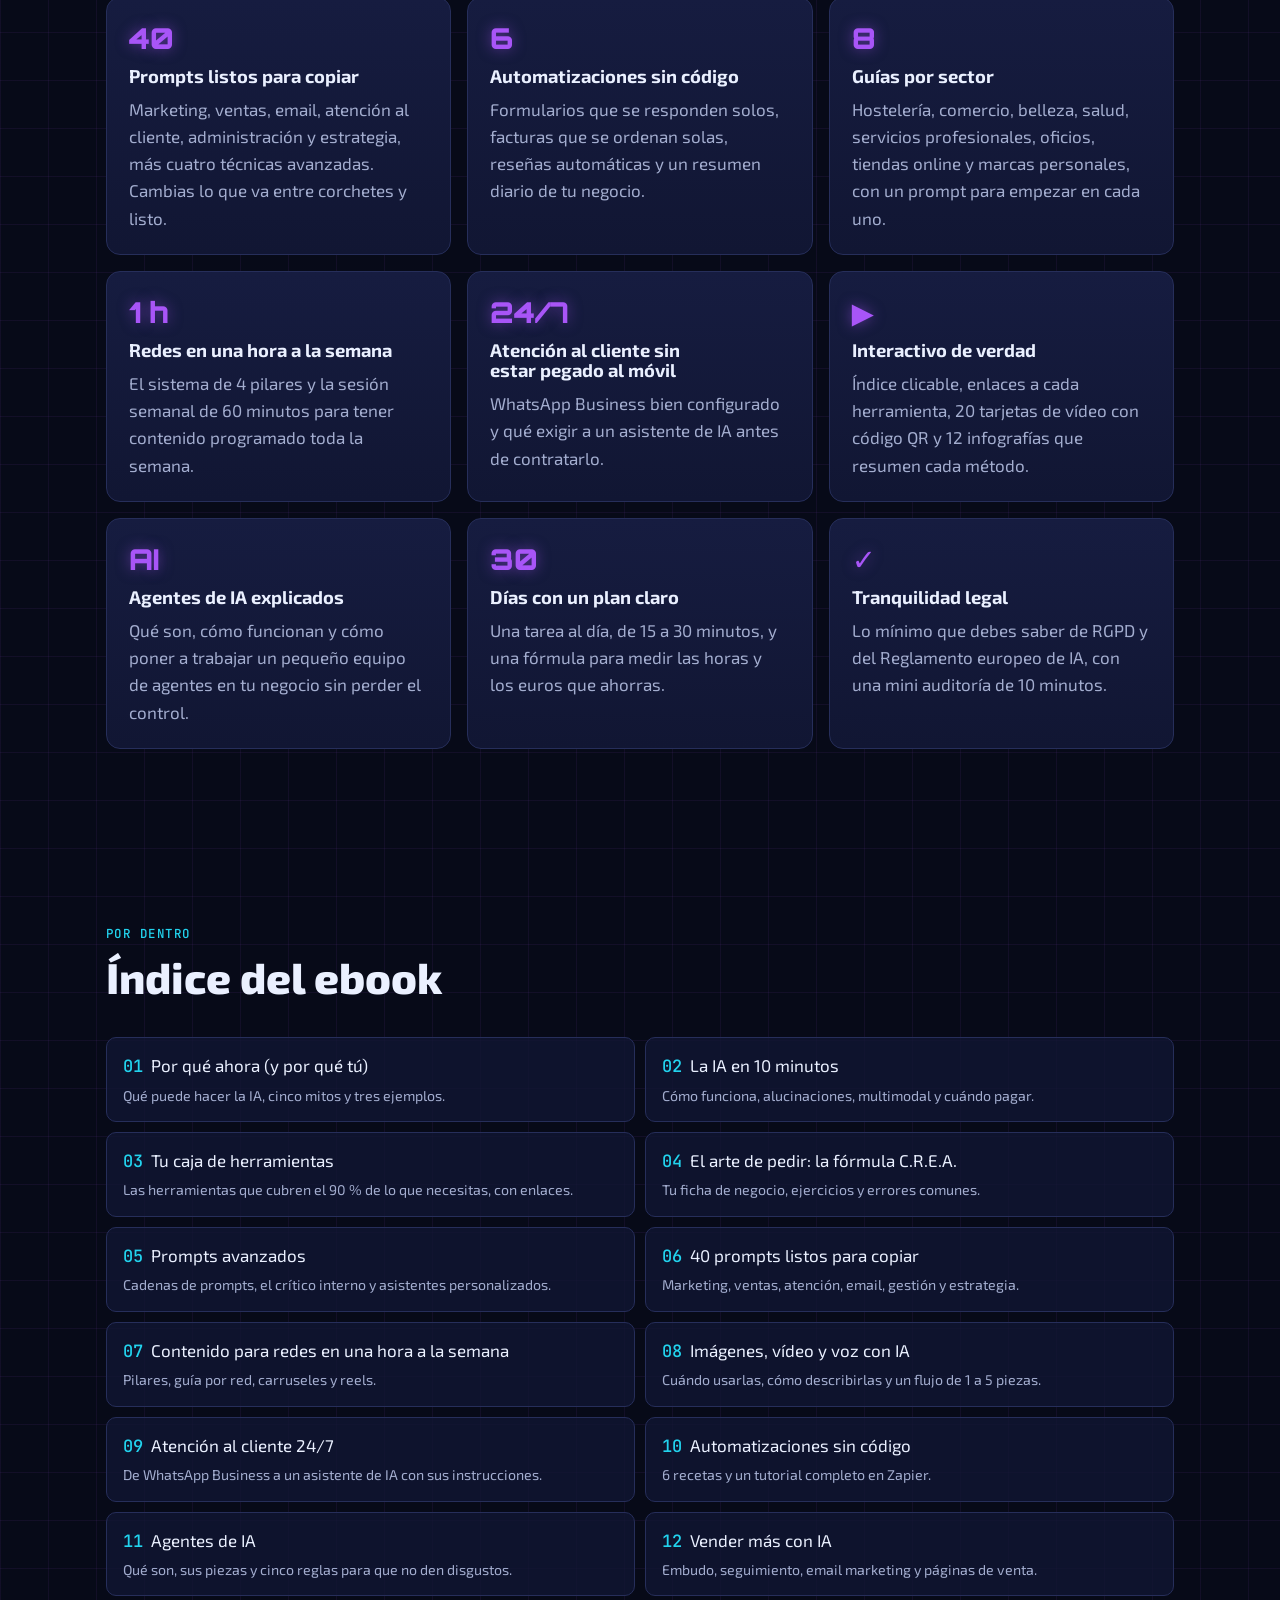
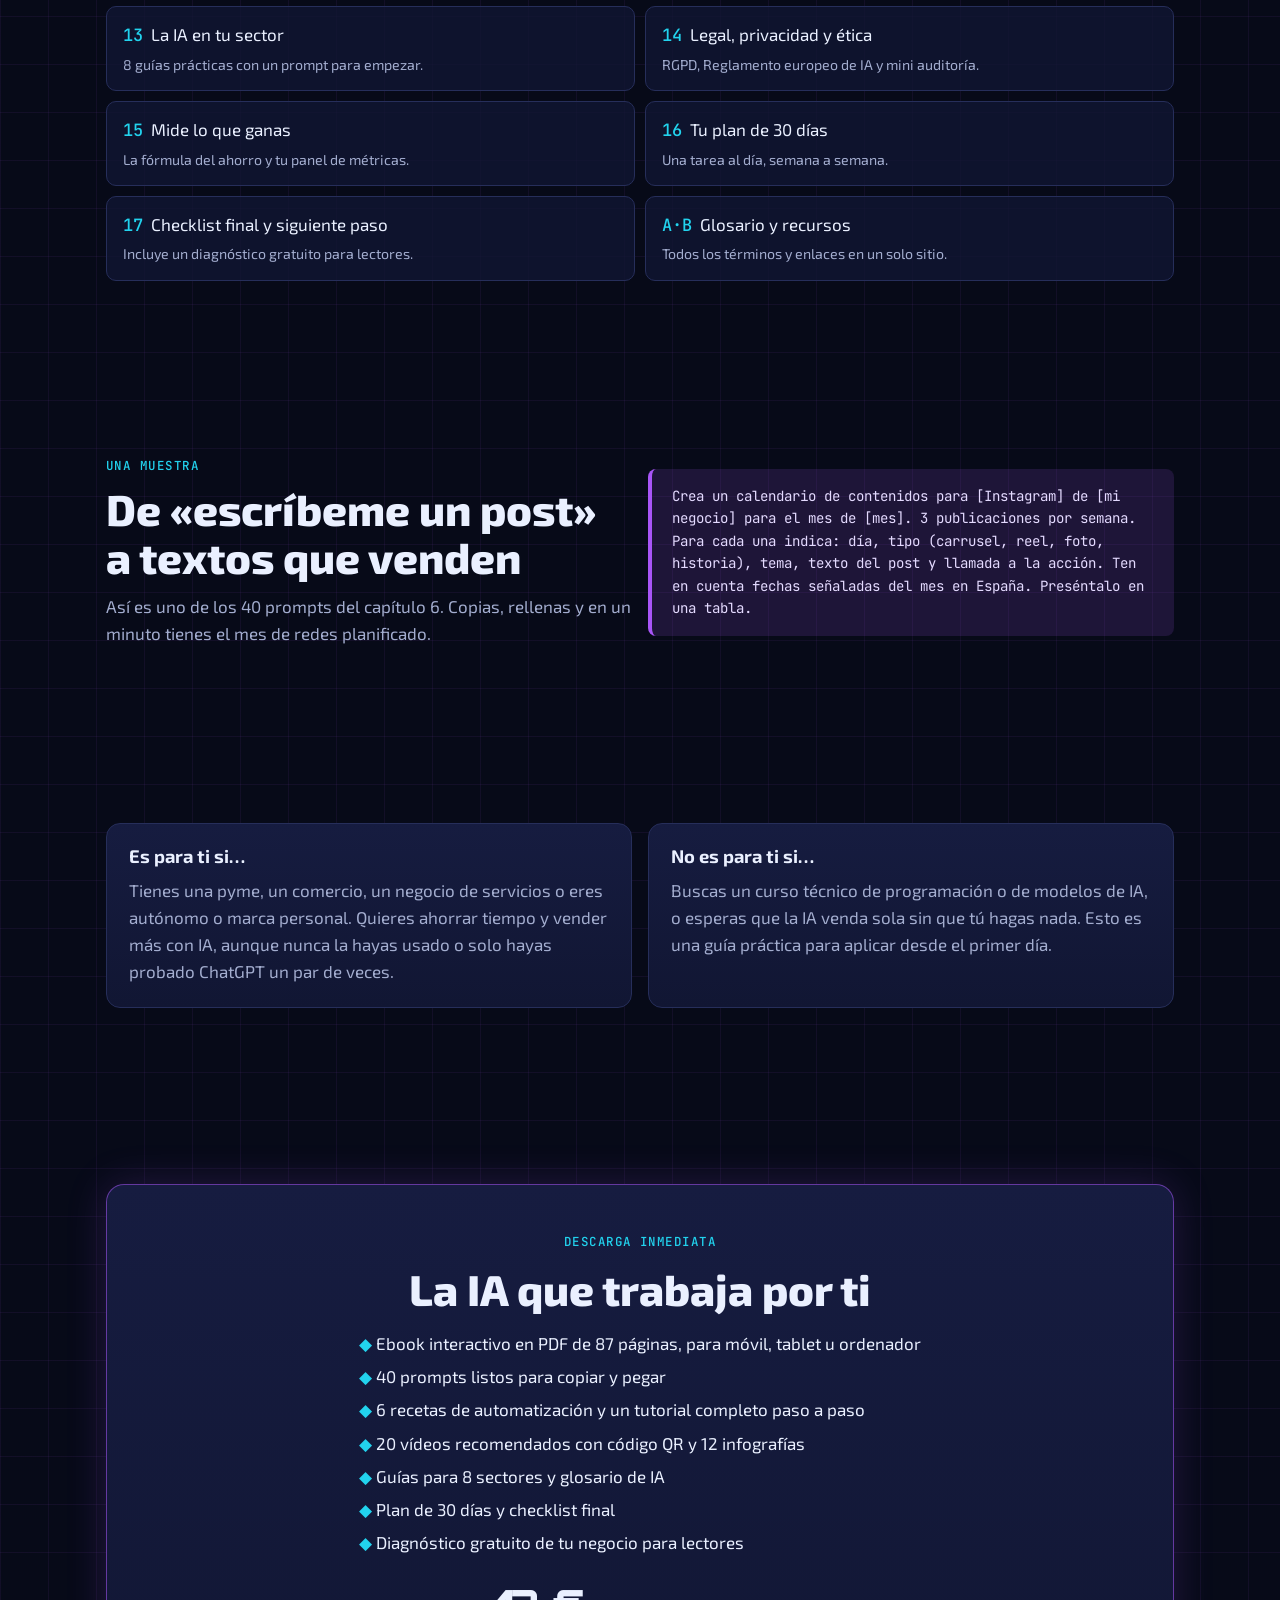
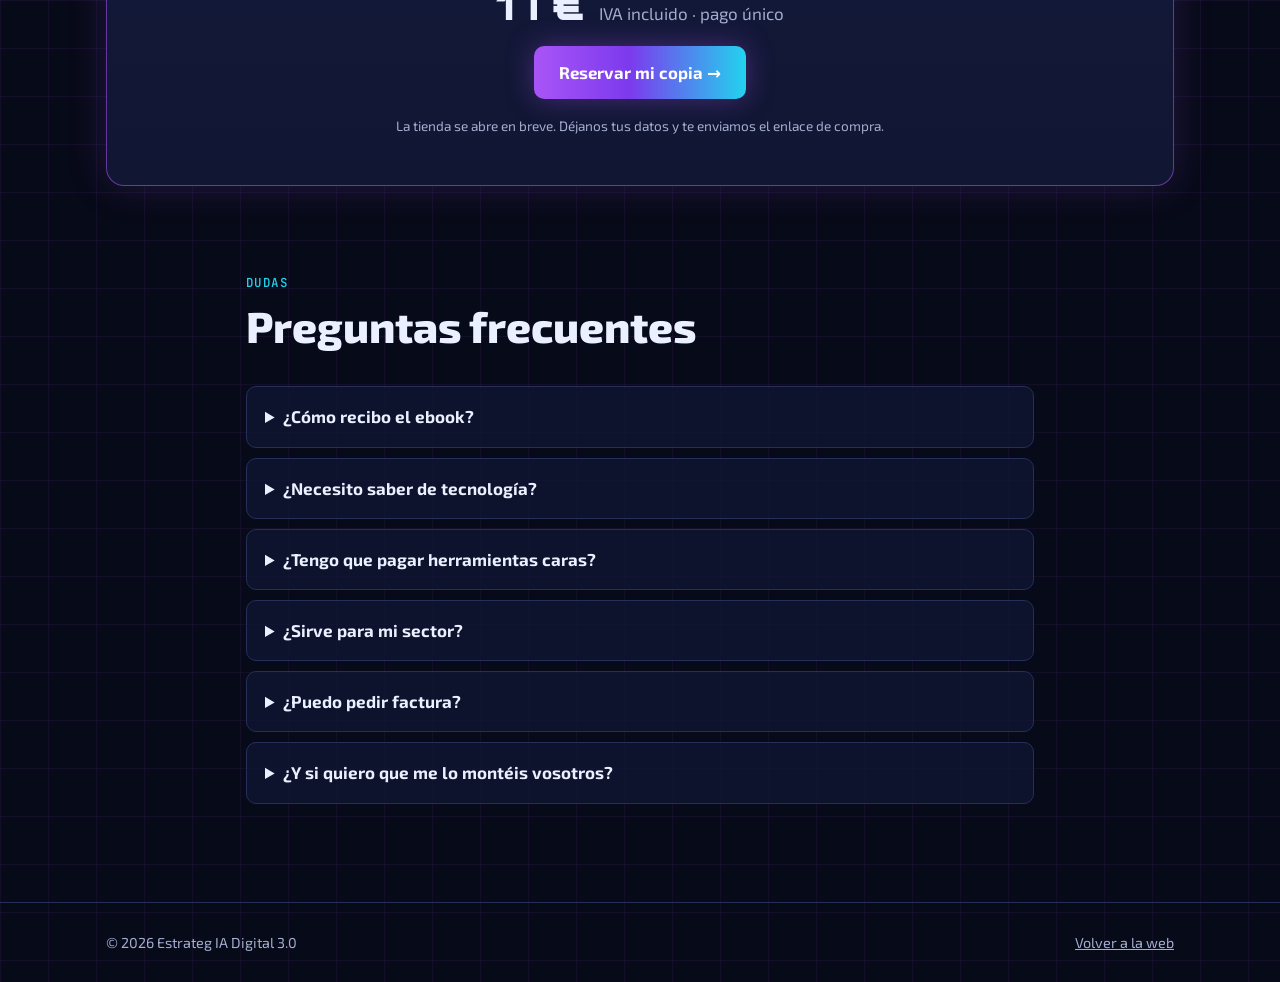
<file: web/ebook/index.html>
<!doctype html>
<html lang="es">
<head>
<meta charset="utf-8">
<meta name="viewport" content="width=device-width, initial-scale=1, viewport-fit=cover">
<title>La IA que trabaja por ti · Ebook</title>
<meta name="description" content="Ebook interactivo de 87 páginas para pymes y autónomos: 40 prompts, guías para 8 sectores, agentes de IA, automatizaciones paso a paso, vídeos y un plan de 30 días.">
<meta property="og:title" content="La IA que trabaja por ti · Ebook para pymes y autónomos">
<meta property="og:description" content="Ahorra 10 horas a la semana con IA en 30 días. 87 páginas interactivas con 40 prompts, vídeos, infografías y un plan día a día.">
<meta property="og:image" content="portada.jpg">
<meta property="og:type" content="product">
<link rel="preconnect" href="https://fonts.googleapis.com">
<link rel="preconnect" href="https://fonts.gstatic.com" crossorigin>
<link rel="stylesheet" href="https://fonts.googleapis.com/css2?family=Orbitron:wght@700;900&family=Exo+2:wght@400;500;600;700;800&family=JetBrains+Mono:wght@500&display=swap">
<style>
:root{
  --bg:#070A18; --panel:#111633; --panel2:#161C40; --ink:#EAF0FF; --muted:#A3ADCF; --line:#262E5A;
  --vio:#A855F7; --cyan:#22D3EE; --vio-soft:rgba(168,85,247,.14);
  --f-brand:"Orbitron","Arial Black",system-ui,sans-serif; --f-body:"Exo 2",system-ui,sans-serif; --f-mono:"JetBrains Mono",ui-monospace,monospace;
  color-scheme:dark;
}
*{box-sizing:border-box}
html{scroll-behavior:smooth}
body{margin:0;background-color:var(--bg);color:var(--ink);font:400 17px/1.6 var(--f-body);-webkit-font-smoothing:antialiased;
  background-image:linear-gradient(rgba(168,85,247,.07) 1px,transparent 1px),linear-gradient(90deg,rgba(168,85,247,.07) 1px,transparent 1px);background-size:48px 48px}
a{color:inherit}
:focus-visible{outline:3px solid var(--cyan);outline-offset:3px;border-radius:4px}
.wrap{max-width:1100px;margin:0 auto;padding-inline:max(16px,env(safe-area-inset-left,0px)) max(16px,env(safe-area-inset-right,0px))}
h1,h2,h3{margin:0;line-height:1.1;text-wrap:balance}
h2{font-size:clamp(1.8rem,3.8vw,2.7rem);font-weight:800}
h3{font-size:1.15rem;font-weight:700}
p{margin:0}
.grad{background:linear-gradient(90deg,var(--vio),var(--cyan));-webkit-background-clip:text;background-clip:text;color:transparent}
.mono{font:500 .78rem var(--f-mono);letter-spacing:.12em;text-transform:uppercase;color:var(--cyan)}
.muted{color:var(--muted)}
.btn{display:inline-flex;align-items:center;justify-content:center;gap:.5em;padding:.95em 1.5em;border-radius:10px;font:700 1.05rem var(--f-body);text-decoration:none;cursor:pointer;
  border:0;background:linear-gradient(90deg,var(--vio),#7C3AED 45%,var(--cyan));color:#fff;box-shadow:0 0 28px rgba(168,85,247,.35);transition:box-shadow .2s,transform .2s}
.btn:hover{box-shadow:0 0 36px rgba(34,211,238,.5);transform:translateY(-1px)}
.btn.ghost{background:rgba(168,85,247,.08);border:1.5px solid rgba(168,85,247,.7);box-shadow:none}

header{position:sticky;top:0;z-index:20;background:rgba(7,10,24,.85);backdrop-filter:blur(12px);border-bottom:1px solid var(--line)}
header .wrap{display:flex;justify-content:space-between;align-items:center;gap:12px;padding-block:12px}
.brand{font:800 .9rem var(--f-brand);letter-spacing:.06em;text-transform:uppercase;text-decoration:none;white-space:nowrap}
header .btn{padding:.55em 1em;font-size:.92rem}

.hero{padding-block:clamp(40px,7vw,90px)}
.hero .wrap{display:grid;grid-template-columns:1.15fr .85fr;gap:clamp(24px,5vw,64px);align-items:center}
.hero h1{font:900 clamp(2rem,5vw,3.6rem)/1.04 var(--f-brand);text-transform:uppercase;text-shadow:0 0 30px rgba(168,85,247,.4);margin:.35em 0 .4em}
.hero .sub{font-size:clamp(1.1rem,2vw,1.35rem);color:#D5DBF2;font-weight:600;max-width:34ch}
.price{display:flex;align-items:baseline;gap:14px;margin:26px 0 16px;flex-wrap:wrap}
.price b{font:900 2.6rem var(--f-brand)}
.price span{color:var(--muted)}
.trust{display:flex;flex-wrap:wrap;gap:8px 18px;margin-top:16px;color:var(--muted);font-size:.92rem}
.trust span::before{content:"✓ ";color:var(--cyan);font-weight:800}
.cover{width:100%;height:auto;max-width:400px;justify-self:center;border-radius:10px;box-shadow:0 0 0 1px rgba(168,85,247,.5),0 30px 80px rgba(168,85,247,.35);transform:rotate(2deg)}
@media (max-width:820px){.hero .wrap{grid-template-columns:1fr}.cover{max-width:280px;grid-row:1}}

section{padding-block:clamp(48px,7vw,88px)}
.head{display:grid;gap:12px;margin-bottom:36px;max-width:760px}
.grid3{display:grid;grid-template-columns:repeat(3,minmax(0,1fr));gap:16px}
.grid2{display:grid;grid-template-columns:repeat(2,minmax(0,1fr));gap:16px}
@media (max-width:820px){.grid3,.grid2{grid-template-columns:1fr}}
.card{background:linear-gradient(180deg,var(--panel2),var(--panel));border:1px solid var(--line);border-radius:14px;padding:22px;display:grid;gap:10px;align-content:start}
.card .n{font:900 1.8rem var(--f-brand);color:var(--vio);text-shadow:0 0 14px rgba(168,85,247,.5)}
.card p{color:var(--muted)}
.pain li{margin-bottom:10px}
.toc{list-style:none;padding:0;margin:0;display:grid;grid-template-columns:repeat(2,minmax(0,1fr));gap:10px}
.toc li{background:rgba(17,22,51,.8);border:1px solid var(--line);border-radius:10px;padding:14px 16px}
.toc b{color:var(--cyan);font-family:var(--f-mono);font-weight:500;margin-right:8px}
.toc small{display:block;color:var(--muted);margin-top:4px}
@media (max-width:820px){.toc{grid-template-columns:1fr}}
.quote{border-left:4px solid var(--vio);background:var(--vio-soft);padding:16px 20px;border-radius:8px;font-family:var(--f-mono);font-size:.88rem;color:#E4DAFF}
.buy{text-align:center;background:linear-gradient(180deg,var(--panel2),var(--panel));border:1px solid rgba(168,85,247,.55);border-radius:18px;padding:clamp(28px,5vw,48px);box-shadow:0 0 40px rgba(168,85,247,.18);display:grid;gap:16px;justify-items:center}
.buy ul{list-style:none;padding:0;margin:0;display:grid;gap:6px;text-align:left}
.buy li::before{content:"◆ ";color:var(--cyan)}
details{background:rgba(17,22,51,.8);border:1px solid var(--line);border-radius:10px;padding:16px 18px;margin-bottom:10px}
summary{cursor:pointer;font-weight:700}
details p{margin-top:10px;color:var(--muted)}
footer{border-top:1px solid var(--line);padding-block:28px;color:var(--muted);font-size:.9rem}
footer .wrap{display:flex;flex-wrap:wrap;justify-content:space-between;gap:12px}
.aviso{font-size:.85rem;color:var(--muted)}
</style>
</head>
<body>
<header>
  <div class="wrap">
    <a class="brand" href="../">Estrateg <span class="grad">IA</span> Digital 3.0</a>
    <a class="btn js-comprar" href="#comprar">Comprar el ebook</a>
  </div>
</header>

<main>
  <section class="hero">
    <div class="wrap">
      <div>
        <p class="mono">Ebook interactivo · 87 páginas · PDF</p>
        <h1>La <span class="grad">IA</span> que trabaja por ti</h1>
        <p class="sub">Ahorra 10 horas a la semana en tu negocio en 30 días, sin saber de tecnología y con herramientas casi gratis.</p>
        <div class="price"><b class="js-precio">17 €</b><span>Pago único · descarga inmediata</span></div>
        <a class="btn js-comprar" href="#comprar">Quiero el ebook →</a>
        <div class="trust"><span>87 páginas interactivas</span><span>40 prompts listos para copiar</span><span>Vídeos, infografías y enlaces</span><span>Guías para 8 sectores</span></div>
      </div>
      <img class="cover" src="portada.jpg" alt="Portada del ebook La IA que trabaja por ti, con un robot de estilo neón" width="800" height="1200">
    </div>
  </section>

  <section style="padding-top:0">
    <div class="wrap grid2">
      <div class="head" style="margin:0">
        <p class="mono">¿Te suena?</p>
        <h2>Sabes que la IA te podría ayudar, pero no sabes por dónde empezar</h2>
      </div>
      <ul class="pain muted">
        <li>Pasas horas escribiendo posts, emails y presupuestos que podrías tener en minutos.</li>
        <li>Respondes las mismas preguntas por WhatsApp una y otra vez, incluso fuera de horario.</li>
        <li>Has probado ChatGPT y te dio textos genéricos que no suenan a ti.</li>
        <li>Oyes hablar de «automatizar» y «agentes de IA» y te parece cosa de grandes empresas.</li>
        <li>Tu competencia publica a diario y responde al momento, y no sabes cómo lo hace.</li>
      </ul>
    </div>
  </section>

  <section>
    <div class="wrap">
      <div class="head">
        <p class="mono">Qué vas a conseguir</p>
        <h2>Una guía para <span class="grad">hacer</span>, no para leer y olvidar</h2>
        <p class="muted">Cada capítulo termina con una acción de menos de 30 minutos. Si haces una al día, en un mes tu negocio trabaja de otra manera.</p>
      </div>
      <div class="grid3">
        <div class="card"><div class="n">40</div><h3>Prompts listos para copiar</h3><p>Marketing, ventas, email, atención al cliente, administración y estrategia, más cuatro técnicas avanzadas. Cambias lo que va entre corchetes y listo.</p></div>
        <div class="card"><div class="n">6</div><h3>Automatizaciones sin código</h3><p>Formularios que se responden solos, facturas que se ordenan solas, reseñas automáticas y un resumen diario de tu negocio.</p></div>
        <div class="card"><div class="n">8</div><h3>Guías por sector</h3><p>Hostelería, comercio, belleza, salud, servicios profesionales, oficios, tiendas online y marcas personales, con un prompt para empezar en cada uno.</p></div>
        <div class="card"><div class="n">1 h</div><h3>Redes en una hora a la semana</h3><p>El sistema de 4 pilares y la sesión semanal de 60 minutos para tener contenido programado toda la semana.</p></div>
        <div class="card"><div class="n">24/7</div><h3>Atención al cliente sin estar pegado al móvil</h3><p>WhatsApp Business bien configurado y qué exigir a un asistente de IA antes de contratarlo.</p></div>
        <div class="card"><div class="n">▶</div><h3>Interactivo de verdad</h3><p>Índice clicable, enlaces a cada herramienta, 20 tarjetas de vídeo con código QR y 12 infografías que resumen cada método.</p></div>
        <div class="card"><div class="n">AI</div><h3>Agentes de IA explicados</h3><p>Qué son, cómo funcionan y cómo poner a trabajar un pequeño equipo de agentes en tu negocio sin perder el control.</p></div>
        <div class="card"><div class="n">30</div><h3>Días con un plan claro</h3><p>Una tarea al día, de 15 a 30 minutos, y una fórmula para medir las horas y los euros que ahorras.</p></div>
        <div class="card"><div class="n">✓</div><h3>Tranquilidad legal</h3><p>Lo mínimo que debes saber de RGPD y del Reglamento europeo de IA, con una mini auditoría de 10 minutos.</p></div>
      </div>
    </div>
  </section>

  <section>
    <div class="wrap">
      <div class="head">
        <p class="mono">Por dentro</p>
        <h2>Índice del ebook</h2>
      </div>
      <ol class="toc">
        <li><b>01</b>Por qué ahora (y por qué tú)<small>Qué puede hacer la IA, cinco mitos y tres ejemplos.</small></li>
        <li><b>02</b>La IA en 10 minutos<small>Cómo funciona, alucinaciones, multimodal y cuándo pagar.</small></li>
        <li><b>03</b>Tu caja de herramientas<small>Las herramientas que cubren el 90 % de lo que necesitas, con enlaces.</small></li>
        <li><b>04</b>El arte de pedir: la fórmula C.R.E.A.<small>Tu ficha de negocio, ejercicios y errores comunes.</small></li>
        <li><b>05</b>Prompts avanzados<small>Cadenas de prompts, el crítico interno y asistentes personalizados.</small></li>
        <li><b>06</b>40 prompts listos para copiar<small>Marketing, ventas, atención, email, gestión y estrategia.</small></li>
        <li><b>07</b>Contenido para redes en una hora a la semana<small>Pilares, guía por red, carruseles y reels.</small></li>
        <li><b>08</b>Imágenes, vídeo y voz con IA<small>Cuándo usarlas, cómo describirlas y un flujo de 1 a 5 piezas.</small></li>
        <li><b>09</b>Atención al cliente 24/7<small>De WhatsApp Business a un asistente de IA con sus instrucciones.</small></li>
        <li><b>10</b>Automatizaciones sin código<small>6 recetas y un tutorial completo en Zapier.</small></li>
        <li><b>11</b>Agentes de IA<small>Qué son, sus piezas y cinco reglas para que no den disgustos.</small></li>
        <li><b>12</b>Vender más con IA<small>Embudo, seguimiento, email marketing y páginas de venta.</small></li>
        <li><b>13</b>La IA en tu sector<small>8 guías prácticas con un prompt para empezar.</small></li>
        <li><b>14</b>Legal, privacidad y ética<small>RGPD, Reglamento europeo de IA y mini auditoría.</small></li>
        <li><b>15</b>Mide lo que ganas<small>La fórmula del ahorro y tu panel de métricas.</small></li>
        <li><b>16</b>Tu plan de 30 días<small>Una tarea al día, semana a semana.</small></li>
        <li><b>17</b>Checklist final y siguiente paso<small>Incluye un diagnóstico gratuito para lectores.</small></li>
        <li><b>A·B</b>Glosario y recursos<small>Todos los términos y enlaces en un solo sitio.</small></li>
      </ol>
    </div>
  </section>

  <section>
    <div class="wrap grid2" style="align-items:center">
      <div class="head" style="margin:0">
        <p class="mono">Una muestra</p>
        <h2>De «escríbeme un post» a textos que venden</h2>
        <p class="muted">Así es uno de los 40 prompts del capítulo 6. Copias, rellenas y en un minuto tienes el mes de redes planificado.</p>
      </div>
      <p class="quote">Crea un calendario de contenidos para [Instagram] de [mi negocio] para el mes de [mes]. 3 publicaciones por semana. Para cada una indica: día, tipo (carrusel, reel, foto, historia), tema, texto del post y llamada a la acción. Ten en cuenta fechas señaladas del mes en España. Preséntalo en una tabla.</p>
    </div>
  </section>

  <section>
    <div class="wrap grid2">
      <div class="card"><h3>Es para ti si…</h3><p>Tienes una pyme, un comercio, un negocio de servicios o eres autónomo o marca personal. Quieres ahorrar tiempo y vender más con IA, aunque nunca la hayas usado o solo hayas probado ChatGPT un par de veces.</p></div>
      <div class="card"><h3>No es para ti si…</h3><p>Buscas un curso técnico de programación o de modelos de IA, o esperas que la IA venda sola sin que tú hagas nada. Esto es una guía práctica para aplicar desde el primer día.</p></div>
    </div>
  </section>

  <section id="comprar">
    <div class="wrap">
      <div class="buy">
        <p class="mono">Descarga inmediata</p>
        <h2>La IA que trabaja por ti</h2>
        <ul>
          <li>Ebook interactivo en PDF de 87 páginas, para móvil, tablet u ordenador</li>
          <li>40 prompts listos para copiar y pegar</li>
          <li>6 recetas de automatización y un tutorial completo paso a paso</li>
          <li>20 vídeos recomendados con código QR y 12 infografías</li>
          <li>Guías para 8 sectores y glosario de IA</li>
          <li>Plan de 30 días y checklist final</li>
          <li>Diagnóstico gratuito de tu negocio para lectores</li>
        </ul>
        <div class="price" style="margin:6px 0 0;justify-content:center"><b class="js-precio">17 €</b><span>IVA incluido · pago único</span></div>
        <a class="btn js-comprar" id="btn-comprar" href="#comprar">Comprar y descargar →</a>
        <p class="aviso js-aviso">Pago seguro. Recibirás el PDF en tu email al momento.</p>
      </div>
    </div>
  </section>

  <section style="padding-top:0">
    <div class="wrap" style="max-width:820px">
      <div class="head"><p class="mono">Dudas</p><h2>Preguntas frecuentes</h2></div>
      <details><summary>¿Cómo recibo el ebook?</summary><p>Justo después del pago te llega un email con el enlace de descarga del PDF. También puedes descargarlo desde la página de confirmación.</p></details>
      <details><summary>¿Necesito saber de tecnología?</summary><p>No. Está escrito para personas que nunca han usado la IA o que la han probado sin sacarle partido. Todo se explica paso a paso y sin tecnicismos.</p></details>
      <details><summary>¿Tengo que pagar herramientas caras?</summary><p>No. Casi todo lo que se explica funciona con las versiones gratuitas de las herramientas. Cuando algo es de pago, se indica.</p></details>
      <details><summary>¿Sirve para mi sector?</summary><p>Sí, si tienes clientes. Los ejemplos incluyen comercios, hostelería, clínicas, servicios profesionales y tiendas online, y los prompts se adaptan a cualquier negocio.</p></details>
      <details><summary>¿Puedo pedir factura?</summary><p>Sí. Al pagar puedes indicar tus datos y recibirás la factura por email.</p></details>
      <details><summary>¿Y si quiero que me lo montéis vosotros?</summary><p>El ebook incluye un diagnóstico gratuito. Si después quieres que instalemos los agentes y automatizaciones por ti, <a href="../#contacto">cuéntanos tu proyecto</a>.</p></details>
    </div>
  </section>
</main>

<footer>
  <div class="wrap">
    <span>© 2026 Estrateg IA Digital 3.0</span>
    <a href="../">Volver a la web</a>
  </div>
</footer>

<script>
/* CONFIG: lo único que hay que tocar para vender.
   checkoutUrl: enlace de pago (Gumroad, Stripe Payment Link, Lemon Squeezy o Shopify).
   Mientras esté vacío, los botones llevan al formulario de contacto de la web. */
const CONFIG = {
  checkoutUrl: "",
  precio: "17 €",
  email: ""
};
(function(){
  document.querySelectorAll(".js-precio").forEach(el => el.textContent = CONFIG.precio);
  const destino = CONFIG.checkoutUrl || "#comprar";
  document.querySelectorAll(".js-comprar").forEach(a => {
    if (a.id === "btn-comprar" && !CONFIG.checkoutUrl) {
      a.href = CONFIG.email ? "mailto:" + CONFIG.email + "?subject=Quiero%20el%20ebook%20La%20IA%20que%20trabaja%20por%20ti" : "../#contacto";
      a.textContent = "Reservar mi copia →";
      document.querySelector(".js-aviso").textContent = "La tienda se abre en breve. Déjanos tus datos y te enviamos el enlace de compra.";
    } else {
      a.href = destino;
    }
  });
})();
</script>
</body>
</html>
</file>
